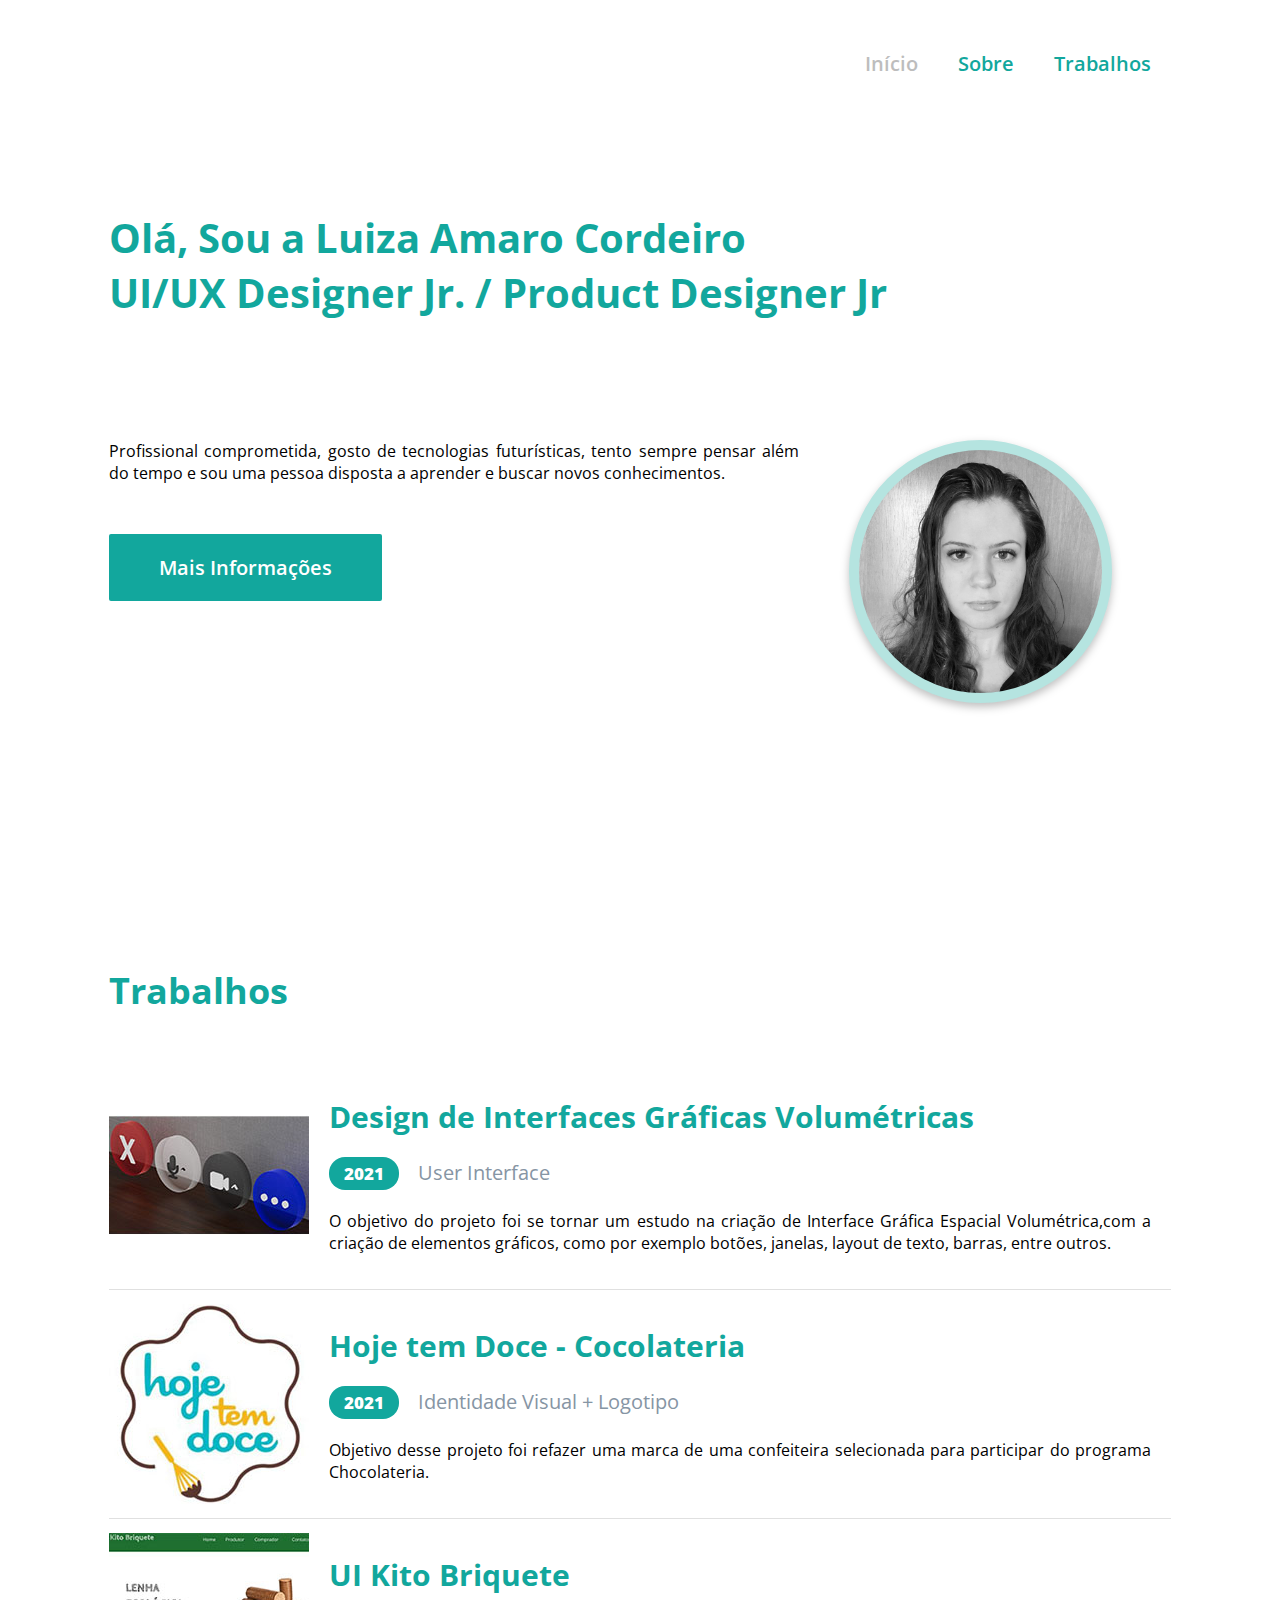
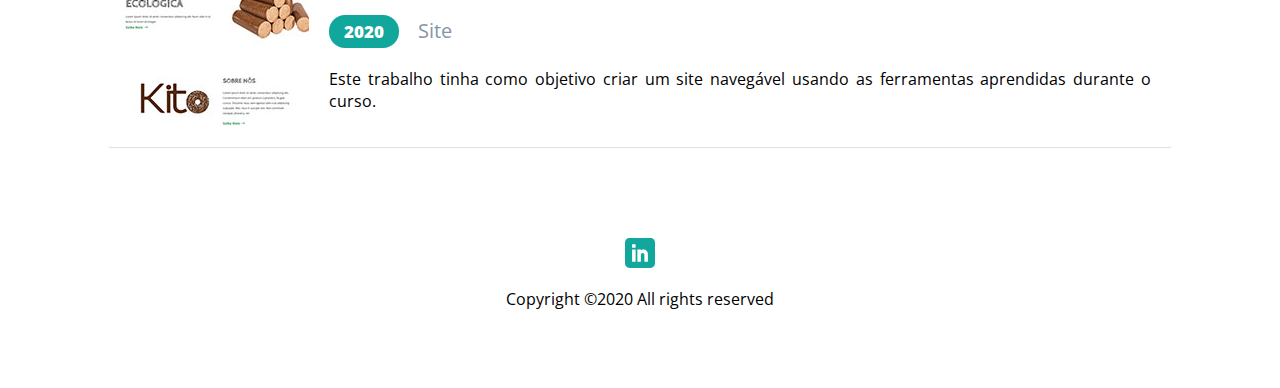
<file: index.html>
<html>

<head>
    <title>Portfólio Luiza Amaro Cordeiro</title>
    <link rel="preconnect" href="https://fonts.googleapis.com">
    <link rel="preconnect" href="https://fonts.gstatic.com" crossorigin>
    <link
        href="https://fonts.googleapis.com/css2?family=Open+Sans:ital,wght@0,300;0,400;0,500;0,600;0,700;0,800;1,300;1,400;1,500;1,600;1,700;1,800&display=swap"
        rel="stylesheet">
    <link rel="stylesheet" href="estilo.css" />
</head>

<body>
    <nav>
        <div class="wrapper">
            <a href="index.html" class="selected">Início</a>
            <a href="sobre.html">Sobre</a>
            <a href="trabalhos.html">Trabalhos</a>
        </div>
    </nav>
    <header class="cabecalho">

        <div class="wrapper">
            <h1 class="titulo-principal">Olá, Sou a Luiza Amaro Cordeiro <br /> UI/UX Designer Jr. / Product Designer Jr
            </h1>
        </div>
        <div class="wrapper">

            <div class="esquerda">
                <a class="foto-perfil mobile">Luiza</a>
                <p class="texto-destaque">Profissional comprometida, gosto de tecnologias futurísticas, tento
                    sempre pensar além do tempo e sou uma pessoa disposta a aprender e buscar novos conhecimentos.</p>
                <a class="btn" href="sobre.html">Mais Informações</a>
            </div>
            <div class="direita">
                <a class="foto-perfil desktop">Luiza</a>
            </div>

        </div>
    </header>
    <div class="meio">
        <div class="wrapper">
            <h2><a class="trabalhos" href="">
                    Trabalhos
                </a>
            </h2>
        </div>
        <div class="wrapper">
            <ul>
                <li>
                    <a class="miniatura" href="digv.html"><img src="img/digv.jpg" /></a>
                    <div class="descricao">

                        <h3><a href="digv.html"> Design de Interfaces Gráficas Volumétricas</a></h3>
                        <label class="tag">2021</label>
                        <label>User Interface</label>
                        <p class="intro">O objetivo do projeto foi se tornar um estudo na criação de Interface Gráfica
                            Espacial
                            Volumétrica,com a
                            criação de elementos gráficos, como por exemplo botões, janelas, layout de texto, barras,
                            entre
                            outros.</p>
                    </div>
                </li>
                <li>
                    <a class="miniatura" href="htd.html"><img src="img/htd.jpg" /></a>
                    <div class="descricao">


                        <h3><a href="htd.html">Hoje tem Doce - Cocolateria</a></h3>
                        <label class="tag">2021</label>
                        <label>Identidade Visual + Logotipo</label>
                        <p class="intro">Objetivo desse projeto foi refazer uma marca de uma confeiteira selecionada
                            para
                            participar do
                            programa
                            Chocolateria.</p>
                    </div>
                </li>
                <li>
                    <a class="miniatura" href="kito-briquete.html"><img src="img/kito-briquete.jpg" /></a>
                    <div class="descricao">

                        <h3><a href="kito-briquete.html">UI Kito Briquete</a></h3>
                        <label class="tag">2020</label>
                        <label>Site</label>
                        <p class="intro">Este trabalho tinha como objetivo criar um site navegável usando as ferramentas
                            aprendidas
                            durante o
                            curso.</p>
                    </div>
                </li>
            </ul>

        </div>
    </div>
    <footer>
        <a href="https://www.linkedin.com/in/luiza-amaro-cordeiro-15569a180" target="_blank">
            <svg width="30" height="30" viewBox="0 0 30 30" fill="none" xmlns="http://www.w3.org/2000/svg">
                <path
                    d="M25.6055 0H4.39453C1.97159 0 0 1.97159 0 4.39453V25.6055C0 28.0284 1.97159 30 4.39453 30H25.6055C28.0284 30 30 28.0284 30 25.6055V4.39453C30 1.97159 28.0284 0 25.6055 0ZM10.6055 23.7891H7.08984V11.4844H10.6055V23.7891ZM10.6055 9.72656H7.08984V6.21094H10.6055V9.72656ZM22.9102 23.7891H19.3945V16.7578C19.3945 15.7887 18.6058 15 17.6367 15C16.6676 15 15.8789 15.7887 15.8789 16.7578V23.7891H12.3633V11.4844H15.8789V12.147C16.7999 11.8607 17.3982 11.4844 18.5156 11.4844C20.8999 11.4869 22.9102 13.6258 22.9102 16.1536V23.7891Z"
                    fill="#12A79D" />
            </svg>
        </a>
        <p>Copyright ©2020 All rights reserved </p>
    </footer>
</body>
</html>
</file>
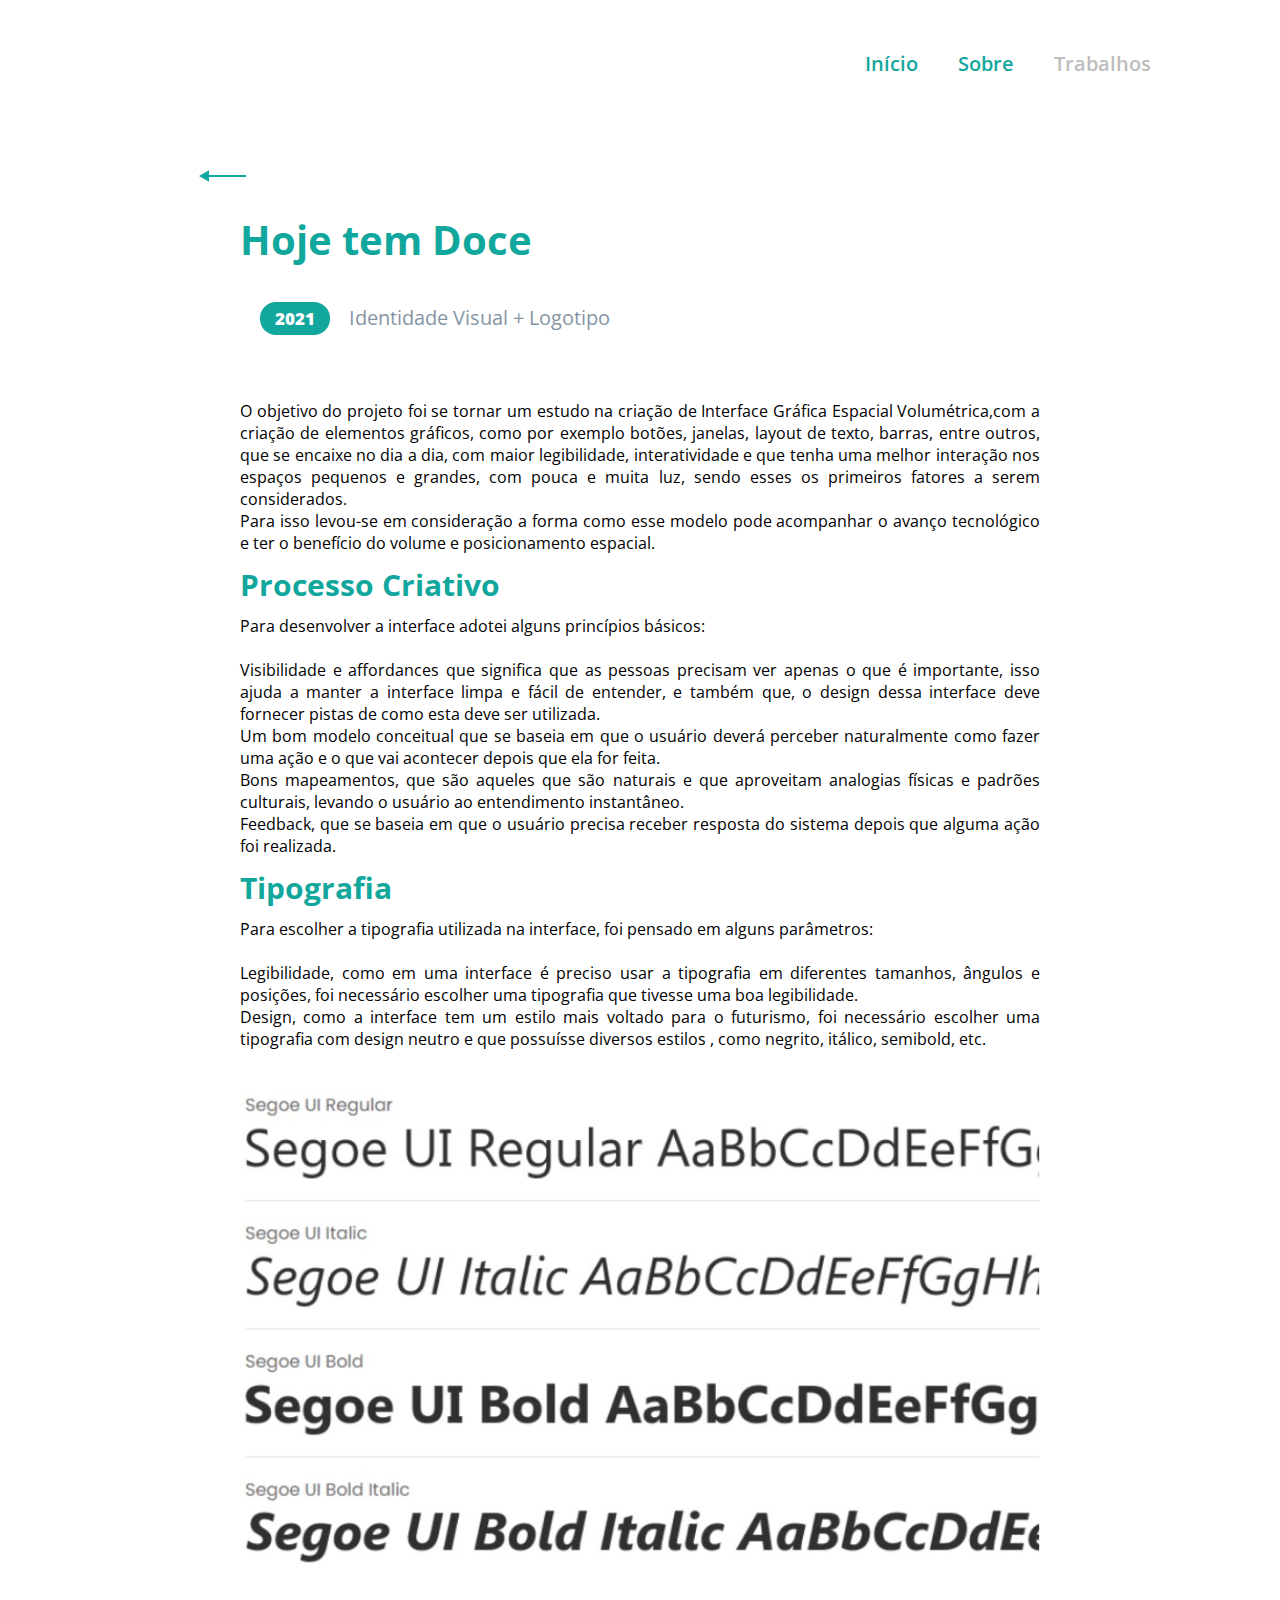
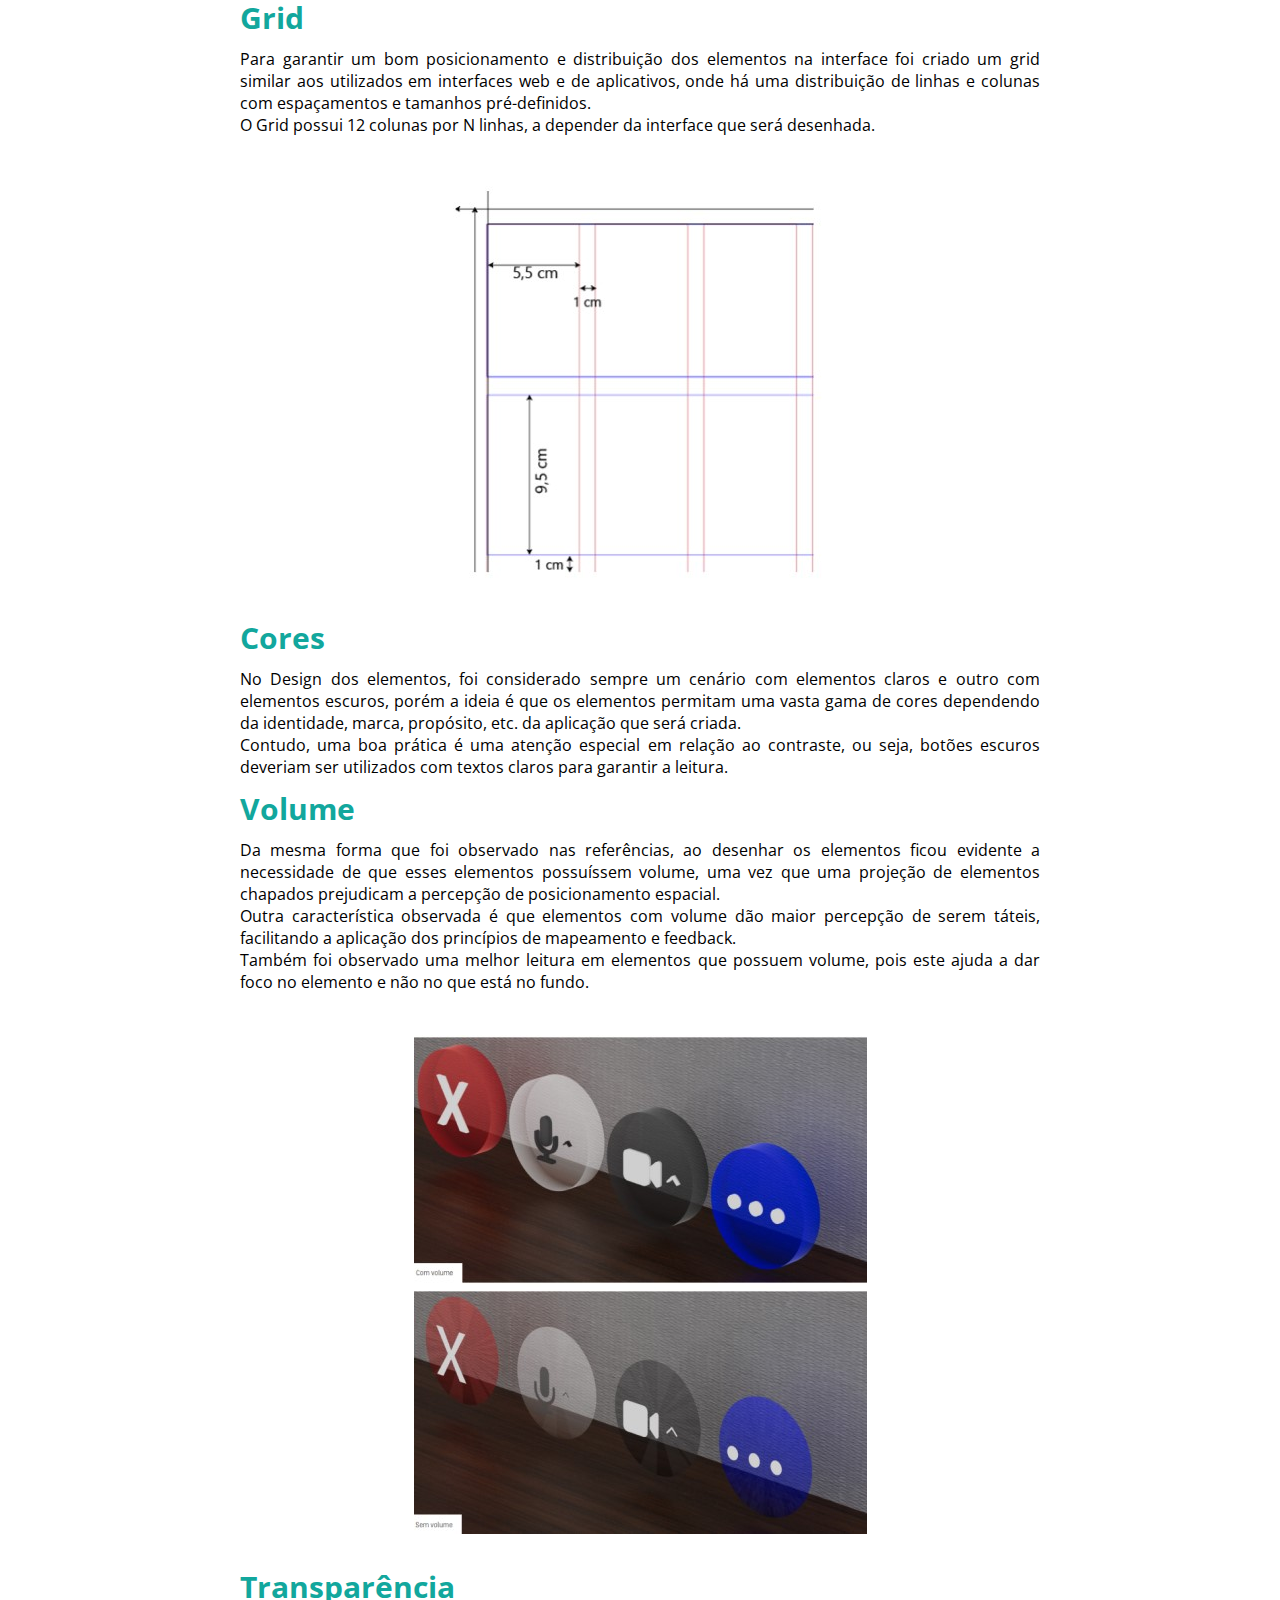
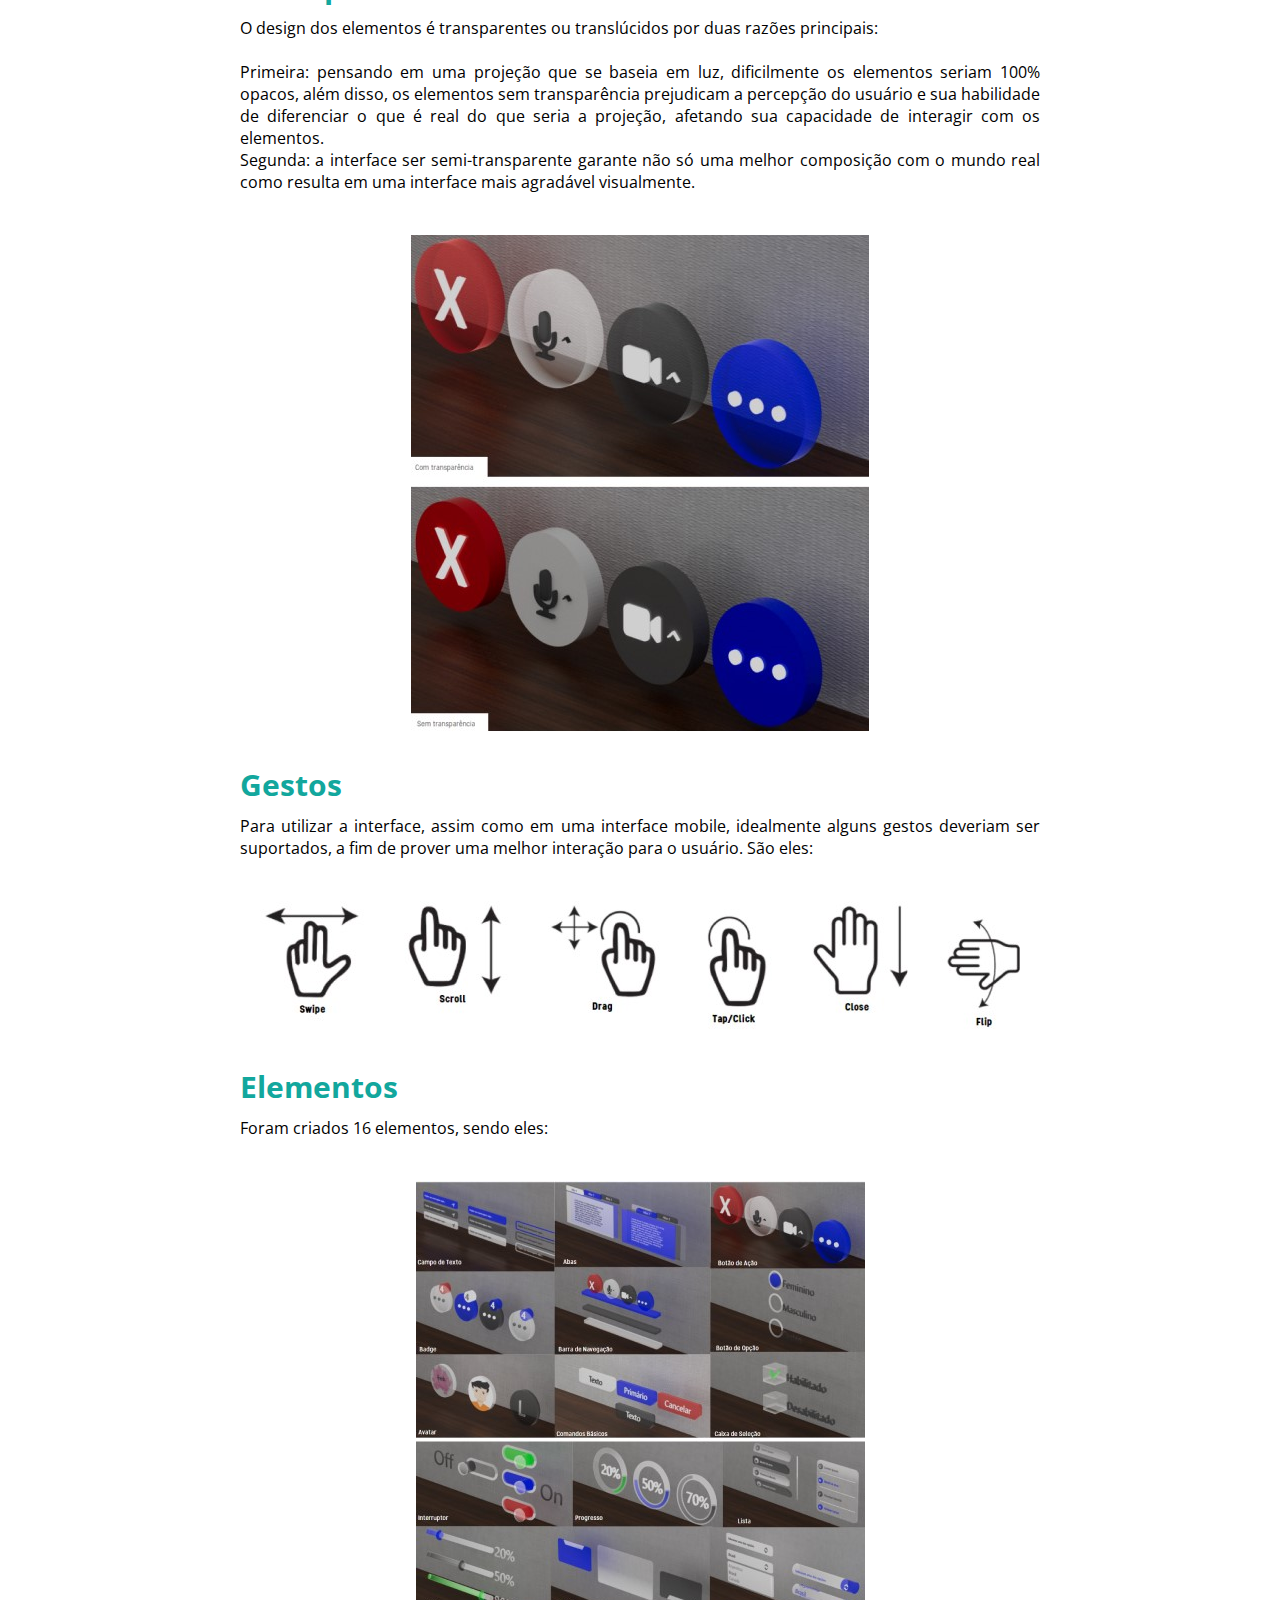
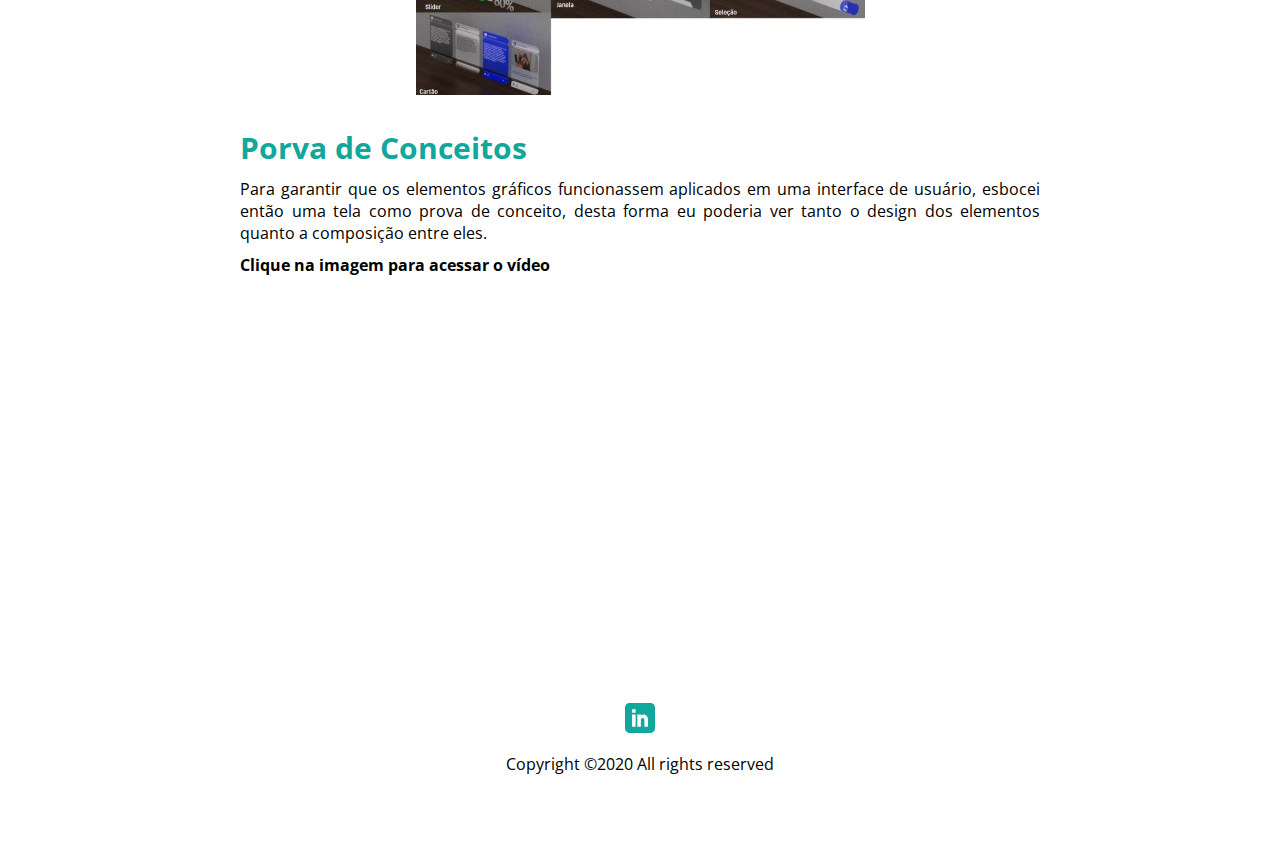
<file: digv.html>
<html>

<head>
    <title>Portfólio Luiza Amaro Cordeiro</title>
    <link rel="preconnect" href="https://fonts.googleapis.com">
    <link rel="preconnect" href="https://fonts.gstatic.com" crossorigin>
    <link
        href="https://fonts.googleapis.com/css2?family=Open+Sans:ital,wght@0,300;0,400;0,500;0,600;0,700;0,800;1,300;1,400;1,500;1,600;1,700;1,800&display=swap"
        rel="stylesheet">
    <link rel="stylesheet" href="estilo.css" />
</head>

<body>
    <nav>
        <div class="wrapper">
            <a href="index.html">Início</a>
            <a href="sobre.html">Sobre</a>
            <a href="trabalhos.html" class="selected">Trabalhos</a>

        </div>


    </nav>

    <section class="meio">
        <div class="wrapper">
            <a href="javascript:history.back()">
                <svg class="seta" href="trabalhos.html" width="47" height="12" fill="none"
                    xmlns="http://www.w3.org/2000/svg">
                    <path fill-rule="evenodd" clip-rule="evenodd" d="M10 11.7735L0 6L10 0.226501V5H47V7H10V11.7735Z"
                        fill="#12A79D" />
                </svg>
            </a>

        </div>
        <div class="texto">

            <h1>Hoje tem Doce</h1>
            <div class="descricao">
                <label class="tag">2021</label>
                <label>Identidade Visual + Logotipo</label>
            </div>
        </div>
        <div class="texto">
            <p>O objetivo do projeto foi se tornar um estudo na criação de Interface Gráfica Espacial Volumétrica,com a
                criação de elementos gráficos, como por exemplo botões, janelas, layout de texto, barras, entre outros,
                que se encaixe no dia a dia, com maior legibilidade, interatividade e que tenha uma melhor interação nos
                espaços pequenos e grandes, com pouca e muita luz, sendo esses os primeiros fatores a serem
                considerados.
                <br />
                Para isso levou-se em consideração a forma como esse modelo pode acompanhar o avanço tecnológico e ter o
                benefício do volume e posicionamento espacial.
            </p>
            <h2>Processo Criativo</h2>
            <p>Para desenvolver a interface adotei alguns princípios básicos:
                <br><br>
                Visibilidade e affordances que significa que as pessoas precisam ver apenas o que é importante, isso
                ajuda a manter a interface limpa e fácil de entender, e também que, o design dessa interface deve
                fornecer pistas de como esta deve ser utilizada.
                <br>
                Um bom modelo conceitual que se baseia em que o usuário deverá perceber naturalmente como fazer uma ação
                e o que vai acontecer depois que ela for feita.
                <br>
                Bons mapeamentos, que são aqueles que são naturais e que aproveitam analogias físicas e padrões
                culturais, levando o usuário ao entendimento instantâneo.
                <br>
                Feedback, que se baseia em que o usuário precisa receber resposta do sistema depois que alguma ação foi
                realizada.
            </p>
            <h2>Tipografia</h2>
            <p>Para escolher a tipografia utilizada na interface, foi pensado em alguns parâmetros:
                <br><br>
                Legibilidade, como em uma interface é preciso usar a tipografia em diferentes tamanhos, ângulos e
                posições, foi necessário escolher uma tipografia que tivesse uma boa legibilidade.
                <br>
                Design, como a interface tem um estilo mais voltado para o futurismo, foi necessário escolher uma
                tipografia com design neutro e que possuísse diversos estilos , como negrito, itálico, semibold, etc.
            </p>
            <br>
            <p class="center">
                <img src="img/tipografia.jpg" />
            </p>
            <br>
            <h2>Grid</h2>
            <p>Para garantir um bom posicionamento e distribuição dos elementos na interface foi criado um grid similar
                aos utilizados em interfaces web e de aplicativos, onde há uma distribuição de linhas e colunas com
                espaçamentos e tamanhos pré-definidos.
                <br>
                O Grid possui 12 colunas por N linhas, a depender da interface que será desenhada.
            </p>
            <br>
            <p class="center">

                <img src="img/grid.jpg" />
            </p>
            <br>
            <h2>Cores</h2>

            <p>No Design dos elementos, foi considerado sempre um cenário com elementos claros e outro com elementos
                escuros, porém a ideia é que os elementos permitam uma vasta gama de cores dependendo da identidade,
                marca, propósito, etc. da aplicação que será criada.
                <br>
                Contudo, uma boa prática é uma atenção especial em relação ao contraste, ou seja, botões escuros
                deveriam ser utilizados com textos claros para garantir a leitura.
            </p>

            <h2>Volume</h2>

            <p>Da mesma forma que foi observado nas referências, ao desenhar os elementos ficou evidente a necessidade
                de que esses elementos possuíssem volume, uma vez que uma projeção de elementos chapados prejudicam a
                percepção de posicionamento espacial.
                <br>
                Outra característica observada é que elementos com volume dão maior percepção de serem táteis,
                facilitando a aplicação dos princípios de mapeamento e feedback.
                <br>
                Também foi observado uma melhor leitura em elementos que possuem volume, pois este ajuda a dar foco no
                elemento e não no que está no fundo.


            </p>
            <br>
            <p class="center">

                <img src="img/c-s-volume.jpg" />
            </p>
            <br>
            <h2>Transparência</h2>
            <p>O design dos elementos é transparentes ou translúcidos por duas razões principais:
                <br><br>
                Primeira: pensando em uma projeção que se baseia em luz, dificilmente os elementos seriam 100% opacos,
                além disso, os elementos sem transparência prejudicam a percepção do usuário e sua habilidade de
                diferenciar o que é real do que seria a projeção, afetando sua capacidade de interagir com os elementos.
                <br>
                Segunda: a interface ser semi-transparente garante não só uma melhor composição com o mundo real como
                resulta em uma interface mais agradável visualmente.
            </p>
            <br>
            <p class="center">

                <img src="img/transparencia.jpg" />
            </p>
            <br>
            <h2>Gestos</h2>
            <p>Para utilizar a interface, assim como em uma interface mobile, idealmente alguns gestos deveriam ser
                suportados, a fim de prover uma melhor interação para o usuário. São eles:
            </p>
            <br>
            <p class="center">

                <img src="img/gestos.jpg" />
            </p>
            <br>
            <h2>Elementos</h2>
            <p>Foram criados 16 elementos, sendo eles:
            </p>
            <br>
            <p class="center">

                <img src="img/elementos.jpg " />
            </p>
            <br>
            <h2>Porva de Conceitos</h2>
            <p>Para garantir que os elementos gráficos funcionassem aplicados em uma interface de usuário, esbocei então
                uma tela como prova de conceito, desta forma eu poderia ver tanto o design dos elementos quanto a
                composição entre eles.
            </p>
            <p><strong>Clique na imagem para acessar o vídeo</strong></p>
            <br>
            <p class="center">
                <iframe width="560" height="315" src="https://www.youtube.com/embed/jNgt1Ga-YOQ" title="YouTube video player" frameborder="0" allow="accelerometer; autoplay; clipboard-write; encrypted-media; gyroscope; picture-in-picture" allowfullscreen></iframe>
            </p>
        </div>
    </section>
    <footer>
        <a href="https://www.linkedin.com/in/luiza-amaro-cordeiro-15569a180" target="_blank">
            <svg width="30" height="30" viewBox="0 0 30 30" fill="none" xmlns="http://www.w3.org/2000/svg">
                <path
                    d="M25.6055 0H4.39453C1.97159 0 0 1.97159 0 4.39453V25.6055C0 28.0284 1.97159 30 4.39453 30H25.6055C28.0284 30 30 28.0284 30 25.6055V4.39453C30 1.97159 28.0284 0 25.6055 0ZM10.6055 23.7891H7.08984V11.4844H10.6055V23.7891ZM10.6055 9.72656H7.08984V6.21094H10.6055V9.72656ZM22.9102 23.7891H19.3945V16.7578C19.3945 15.7887 18.6058 15 17.6367 15C16.6676 15 15.8789 15.7887 15.8789 16.7578V23.7891H12.3633V11.4844H15.8789V12.147C16.7999 11.8607 17.3982 11.4844 18.5156 11.4844C20.8999 11.4869 22.9102 13.6258 22.9102 16.1536V23.7891Z"
                    fill="#12A79D" />
            </svg>
        </a>
        <p>Copyright ©2020 All rights reserved </p>
    </footer>
</body>

</html>
</file>
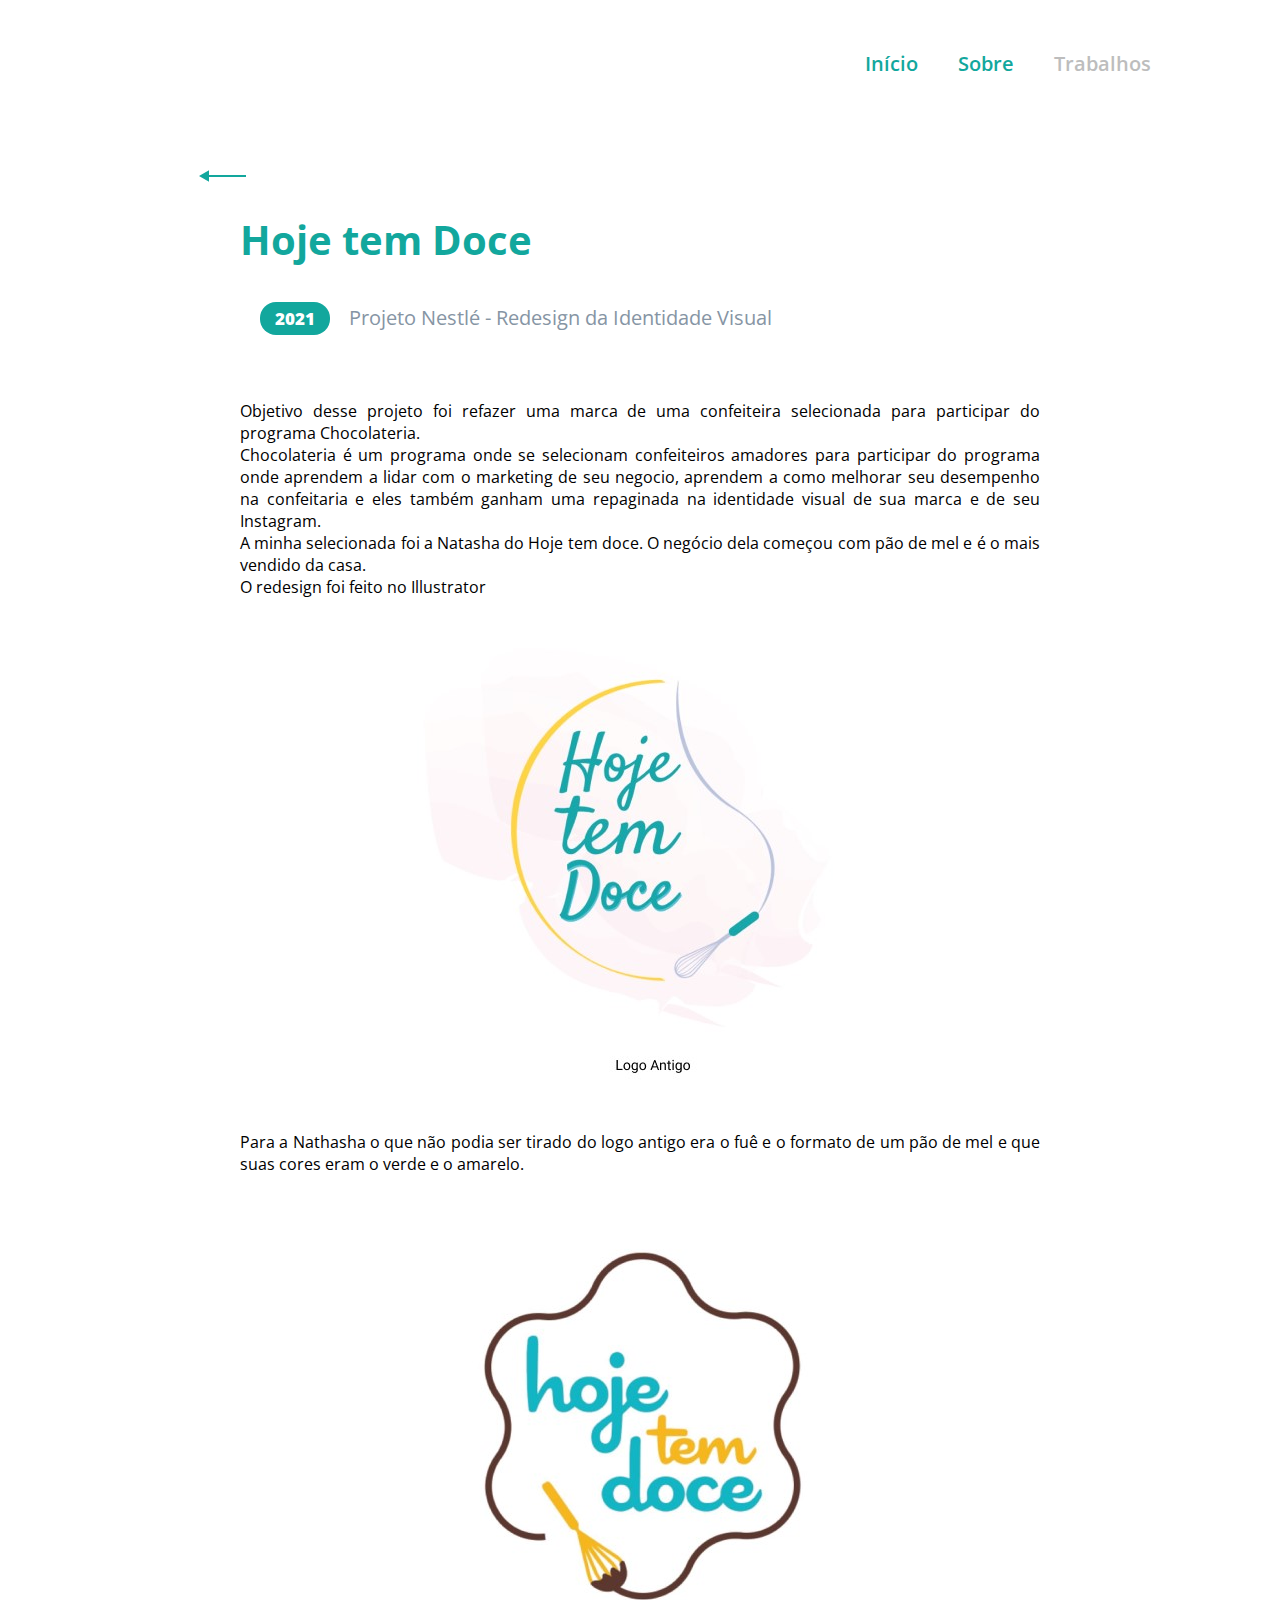
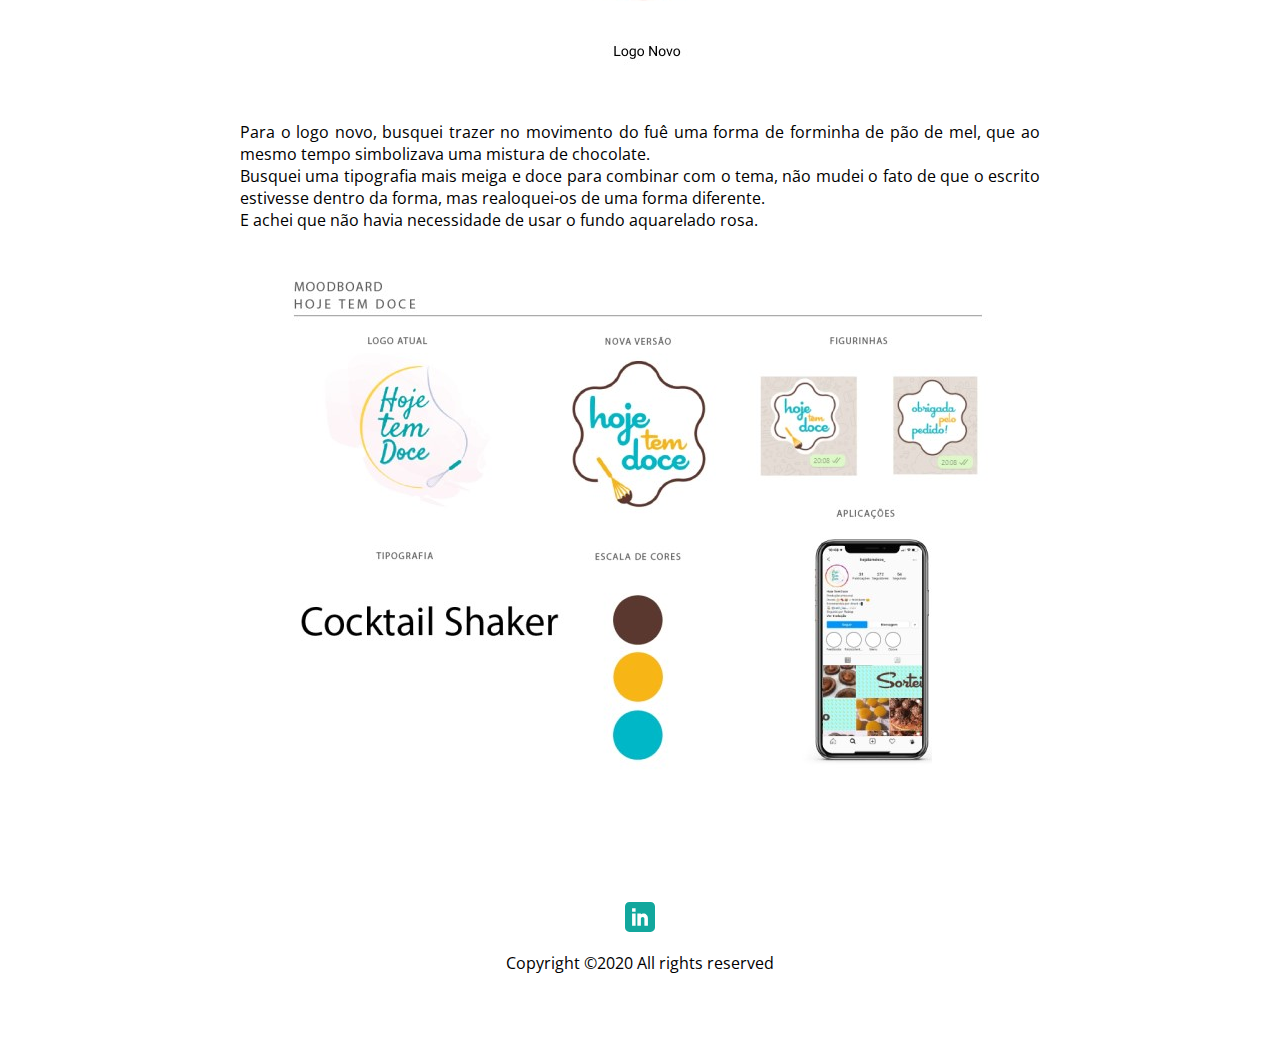
<file: htd.html>
<html>

<head>
    <title>Portfólio Luiza Amaro Cordeiro</title>
    <link rel="preconnect" href="https://fonts.googleapis.com">
    <link rel="preconnect" href="https://fonts.gstatic.com" crossorigin>
    <link
        href="https://fonts.googleapis.com/css2?family=Open+Sans:ital,wght@0,300;0,400;0,500;0,600;0,700;0,800;1,300;1,400;1,500;1,600;1,700;1,800&display=swap"
        rel="stylesheet">
    <link rel="stylesheet" href="estilo.css" />
</head>

<body>
    <nav>
        <div class="wrapper">
            <a href="index.html">Início</a>
            <a href="sobre.html">Sobre</a>
            <a href="trabalhos.html" class="selected">Trabalhos</a>

        </div>


    </nav>

    <section class="meio">
        <div class="wrapper">
            <a href="javascript:history.back()">
                <svg class="seta" href="trabalhos.html" width="47" height="12" fill="none"
                    xmlns="http://www.w3.org/2000/svg">
                    <path fill-rule="evenodd" clip-rule="evenodd" d="M10 11.7735L0 6L10 0.226501V5H47V7H10V11.7735Z"
                        fill="#12A79D" />
                </svg>
            </a>

        </div>
        <div class="texto">

            <h1>Hoje tem Doce</h1>
            <div class="descricao">
                <label class="tag">2021</label>
                <label>Projeto Nestlé - Redesign da Identidade Visual</label>
            </div>
        </div>
        <div class="texto">
            <p>Objetivo desse projeto foi refazer uma marca de uma confeiteira selecionada para participar do programa
                Chocolateria.
                <br>
                Chocolateria é um programa onde se selecionam confeiteiros amadores para participar do programa onde
                aprendem a lidar com o marketing de seu negocio, aprendem a como melhorar seu desempenho na confeitaria
                e eles também ganham uma repaginada na identidade visual de sua marca e de seu Instagram.
                <br>
                A minha selecionada foi a Natasha do Hoje tem doce. O negócio dela começou com pão de mel e é o mais
                vendido da casa.  
                <br>
                O redesign foi feito no Illustrator
            </p>
            <br>
            <p class="center">
                <img src="img/la-htd.jpg" />
            </p>
            <br>
            <p>Para a Nathasha o que não podia ser tirado do logo antigo era o fuê e o formato de um pão de mel e que
                suas cores eram o verde e o amarelo.
            </p>
            <br>
            <p class="center">
                <img src="img/ln-htd.jpg" />
            </p>
            <br>
            <p>Para o logo novo, busquei trazer no movimento do fuê uma forma de forminha de pão de mel, que ao mesmo
                tempo simbolizava uma mistura de chocolate.
                <br>
                Busquei uma tipografia mais meiga e doce para combinar com o tema, não mudei o fato de que o escrito
                estivesse dentro da forma, mas realoquei-os de uma forma diferente.
                <br>
                E achei que não havia necessidade de usar o fundo aquarelado rosa.
            </p>
            <br>
            <p class="center">
                <img src="img/m-htd.jpg" />
            </p>
        </div>
    </section>
    <footer>
        <a href="https://www.linkedin.com/in/luiza-amaro-cordeiro-15569a180" target="_blank">
            <svg width="30" height="30" viewBox="0 0 30 30" fill="none" xmlns="http://www.w3.org/2000/svg">
                <path
                    d="M25.6055 0H4.39453C1.97159 0 0 1.97159 0 4.39453V25.6055C0 28.0284 1.97159 30 4.39453 30H25.6055C28.0284 30 30 28.0284 30 25.6055V4.39453C30 1.97159 28.0284 0 25.6055 0ZM10.6055 23.7891H7.08984V11.4844H10.6055V23.7891ZM10.6055 9.72656H7.08984V6.21094H10.6055V9.72656ZM22.9102 23.7891H19.3945V16.7578C19.3945 15.7887 18.6058 15 17.6367 15C16.6676 15 15.8789 15.7887 15.8789 16.7578V23.7891H12.3633V11.4844H15.8789V12.147C16.7999 11.8607 17.3982 11.4844 18.5156 11.4844C20.8999 11.4869 22.9102 13.6258 22.9102 16.1536V23.7891Z"
                    fill="#12A79D" />
            </svg>
        </a>
        <p>Copyright ©2020 All rights reserved </p>
    </footer>
</body>

</html>
</file>
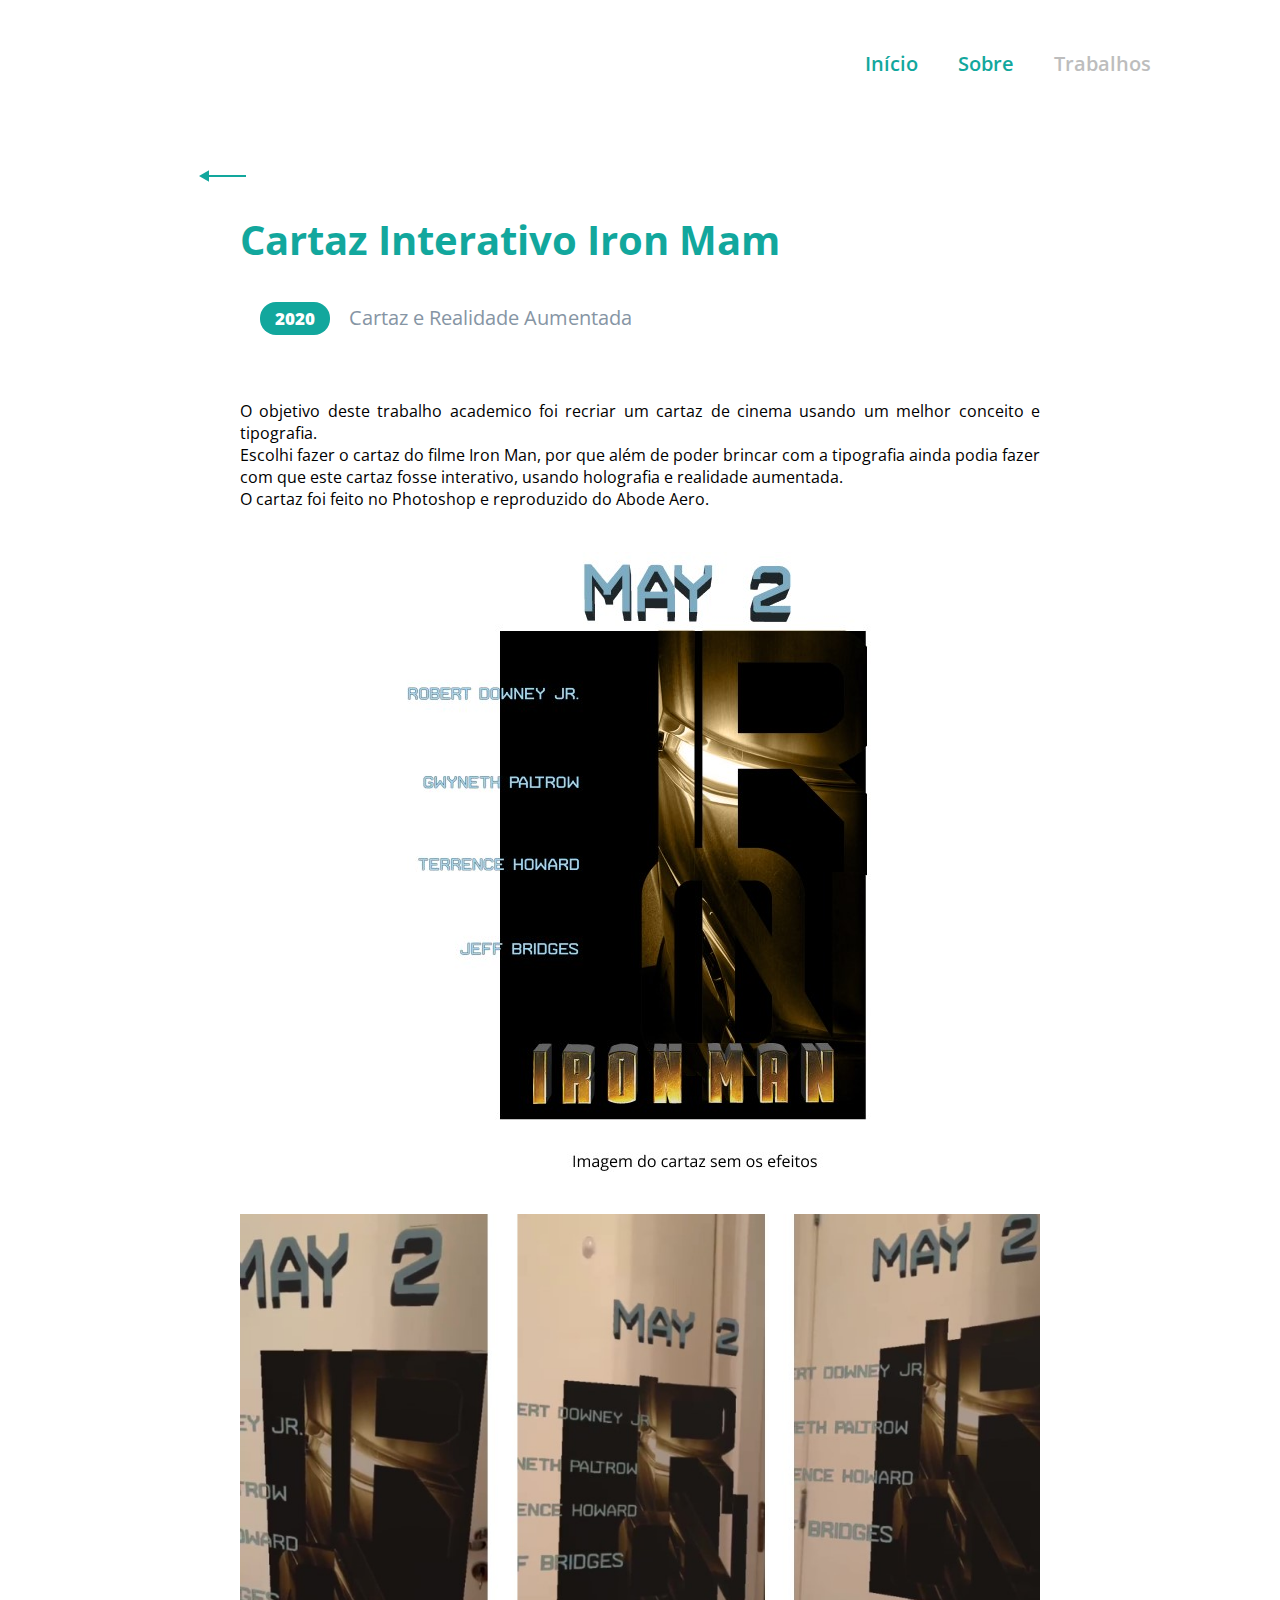
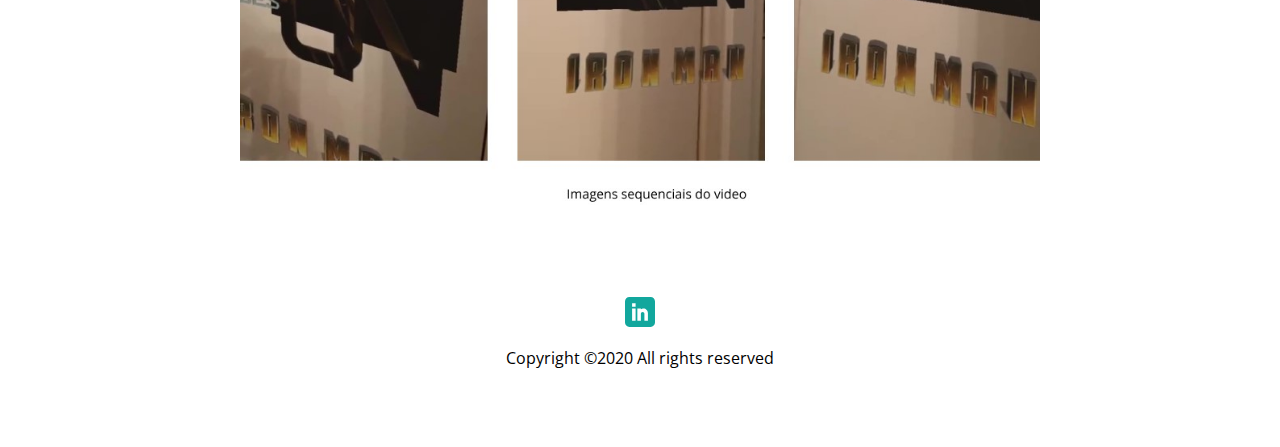
<file: iron-mam.html>
<html>

<head>
    <title>Portfólio Luiza Amaro Cordeiro</title>
    <link rel="preconnect" href="https://fonts.googleapis.com">
    <link rel="preconnect" href="https://fonts.gstatic.com" crossorigin>
    <link
        href="https://fonts.googleapis.com/css2?family=Open+Sans:ital,wght@0,300;0,400;0,500;0,600;0,700;0,800;1,300;1,400;1,500;1,600;1,700;1,800&display=swap"
        rel="stylesheet">
    <link rel="stylesheet" href="estilo.css" />
</head>

<body>
    <nav>
        <div class="wrapper">
            <a href="index.html">Início</a>
            <a href="sobre.html">Sobre</a>
            <a href="trabalhos.html" class="selected">Trabalhos</a>

        </div>


    </nav>

    <section class="meio">
        <div class="wrapper">
            <a href="javascript:history.back()">
                <svg class="seta" href="trabalhos.html" width="47" height="12" fill="none"
                    xmlns="http://www.w3.org/2000/svg">
                    <path fill-rule="evenodd" clip-rule="evenodd" d="M10 11.7735L0 6L10 0.226501V5H47V7H10V11.7735Z"
                        fill="#12A79D" />
                </svg>
            </a>

        </div>
        <div class="texto">

            <h1>Cartaz Interativo Iron Mam</h1>
            <div class="descricao">
                <label class="tag">2020</label>
                <label>Cartaz e Realidade Aumentada</label>
            </div>
        </div>
        <div class="texto">
            <p>O objetivo deste trabalho academico foi recriar um cartaz de cinema usando um melhor conceito e
                tipografia.
                <br>
                Escolhi fazer o cartaz do filme Iron Man, por que além de poder brincar com a tipografia ainda podia
                fazer com que este cartaz fosse interativo, usando holografia e realidade aumentada.
                <br>
                O cartaz foi feito no Photoshop e reproduzido do Abode Aero.
            </p>
            <br>
            <p class="center">
                <img src="img/im-ciim.jpg" />
            </p>
            <br>
            <p class="center">
                <img src="img/v-ciim.jpg" />
            </p>
            <br>
        </div>
    </section>
    <footer>
        <a href="https://www.linkedin.com/in/luiza-amaro-cordeiro-15569a180" target="_blank">
            <svg width="30" height="30" viewBox="0 0 30 30" fill="none" xmlns="http://www.w3.org/2000/svg">
                <path
                    d="M25.6055 0H4.39453C1.97159 0 0 1.97159 0 4.39453V25.6055C0 28.0284 1.97159 30 4.39453 30H25.6055C28.0284 30 30 28.0284 30 25.6055V4.39453C30 1.97159 28.0284 0 25.6055 0ZM10.6055 23.7891H7.08984V11.4844H10.6055V23.7891ZM10.6055 9.72656H7.08984V6.21094H10.6055V9.72656ZM22.9102 23.7891H19.3945V16.7578C19.3945 15.7887 18.6058 15 17.6367 15C16.6676 15 15.8789 15.7887 15.8789 16.7578V23.7891H12.3633V11.4844H15.8789V12.147C16.7999 11.8607 17.3982 11.4844 18.5156 11.4844C20.8999 11.4869 22.9102 13.6258 22.9102 16.1536V23.7891Z"
                    fill="#12A79D" />
            </svg>
        </a>
        <p>Copyright ©2020 All rights reserved </p>
    </footer>
</body>

</html>
</file>
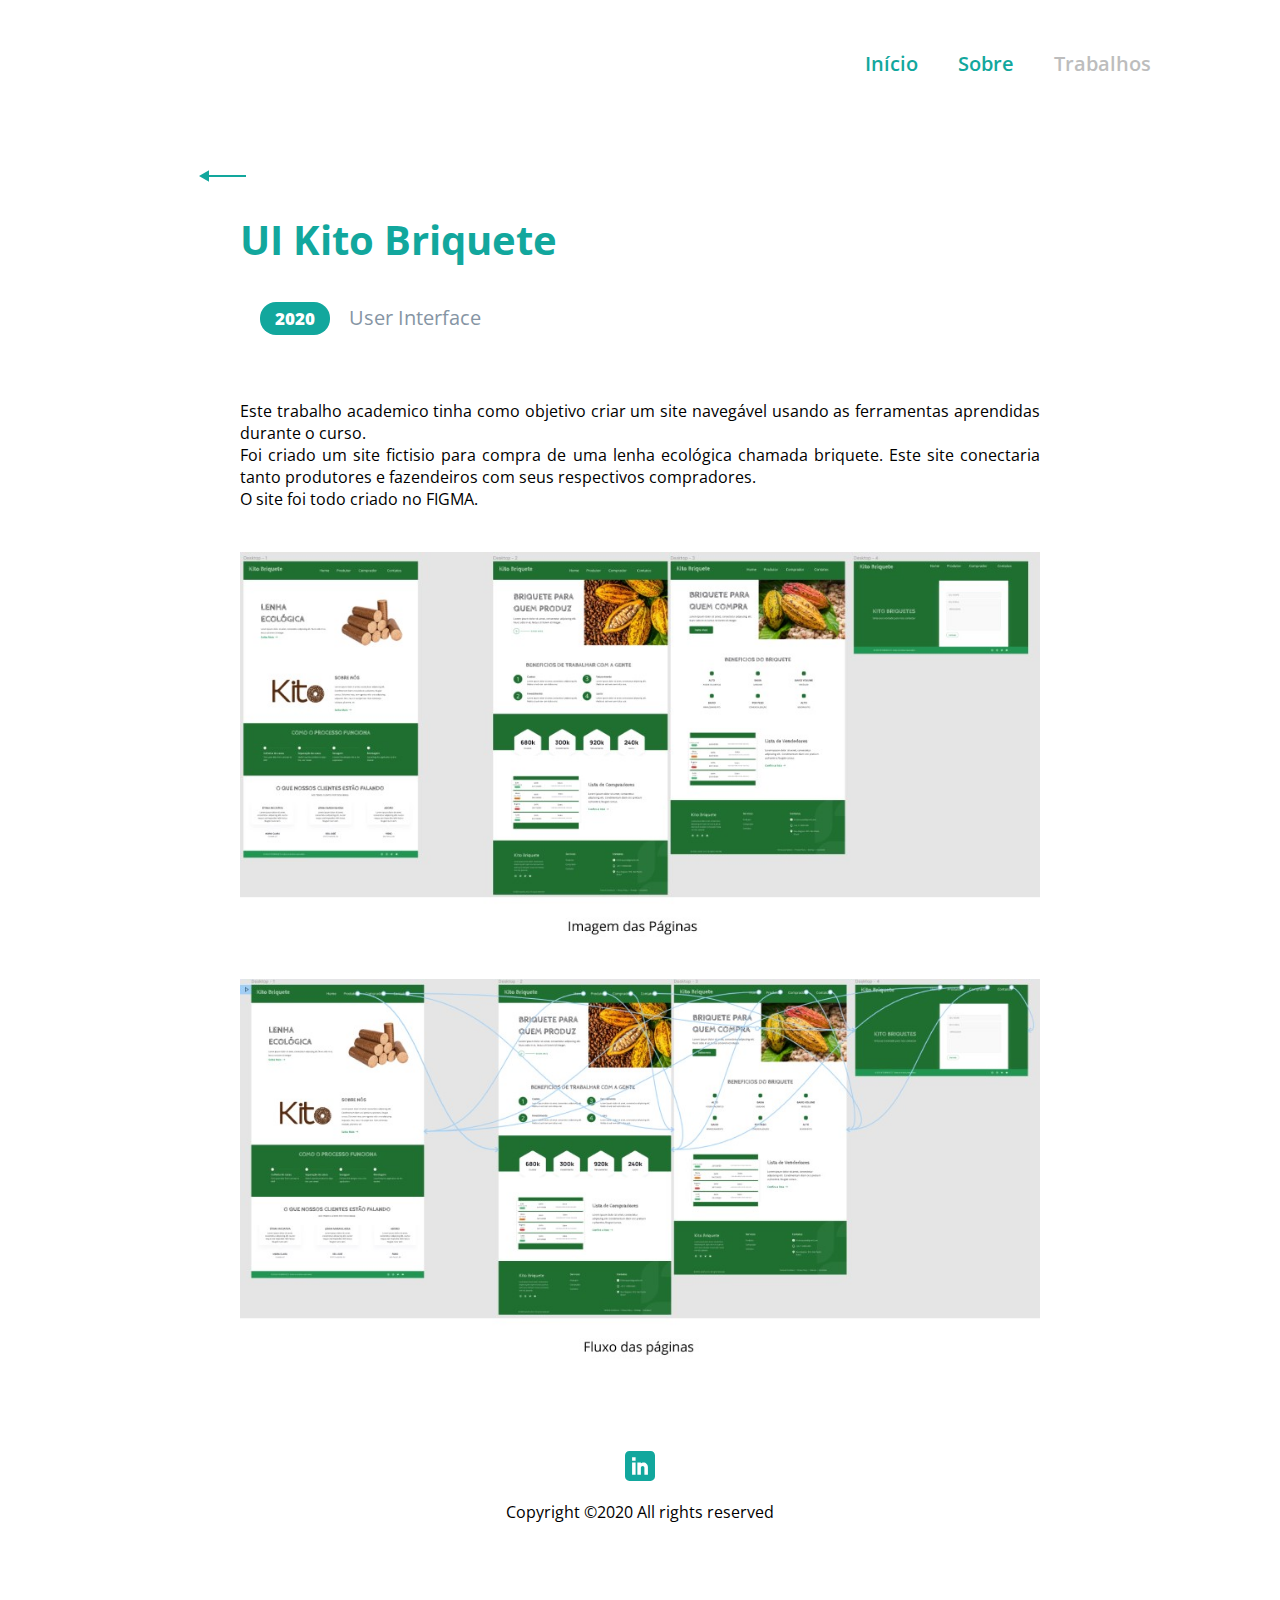
<file: kito-briquete.html>
<html>

<head>
    <title>Portfólio Luiza Amaro Cordeiro</title>
    <link rel="preconnect" href="https://fonts.googleapis.com">
    <link rel="preconnect" href="https://fonts.gstatic.com" crossorigin>
    <link
        href="https://fonts.googleapis.com/css2?family=Open+Sans:ital,wght@0,300;0,400;0,500;0,600;0,700;0,800;1,300;1,400;1,500;1,600;1,700;1,800&display=swap"
        rel="stylesheet">
    <link rel="stylesheet" href="estilo.css" />
</head>

<body>
    <nav>
        <div class="wrapper">
            <a href="index.html">Início</a>
            <a href="sobre.html">Sobre</a>
            <a href="trabalhos.html" class="selected">Trabalhos</a>

        </div>


    </nav>

    <section class="meio">
        <div class="wrapper">
            <a href="javascript:history.back()">
                <svg class="seta" href="trabalhos.html" width="47" height="12" fill="none"
                    xmlns="http://www.w3.org/2000/svg">
                    <path fill-rule="evenodd" clip-rule="evenodd" d="M10 11.7735L0 6L10 0.226501V5H47V7H10V11.7735Z"
                        fill="#12A79D" />
                </svg>
            </a>

        </div>
        <div class="texto">

            <h1>UI Kito Briquete</h1>
            <div class="descricao">
                <label class="tag">2020</label>
                <label>User Interface</label>
            </div>
        </div>
        <div class="texto">
            <p>Este trabalho academico tinha como objetivo criar um site navegável usando as ferramentas aprendidas
                durante o curso.
                <br>
                Foi criado um site fictisio para compra de uma lenha ecológica chamada briquete. Este site conectaria
                tanto produtores e fazendeiros com seus respectivos compradores.
                <br>
                O site foi todo criado no FIGMA.
            </p>
            <br>
            <p class="center">
                <img src="img/pg-uikb.jpg" />
            </p>
            <br>
            <p class="center">
                <img src="img/fpg-uikb.jpg" />
            </p>
            <br>
        </div>
    </section>
    <footer>
        <a href="https://www.linkedin.com/in/luiza-amaro-cordeiro-15569a180" target="_blank">
            <svg width="30" height="30" viewBox="0 0 30 30" fill="none" xmlns="http://www.w3.org/2000/svg">
                <path
                    d="M25.6055 0H4.39453C1.97159 0 0 1.97159 0 4.39453V25.6055C0 28.0284 1.97159 30 4.39453 30H25.6055C28.0284 30 30 28.0284 30 25.6055V4.39453C30 1.97159 28.0284 0 25.6055 0ZM10.6055 23.7891H7.08984V11.4844H10.6055V23.7891ZM10.6055 9.72656H7.08984V6.21094H10.6055V9.72656ZM22.9102 23.7891H19.3945V16.7578C19.3945 15.7887 18.6058 15 17.6367 15C16.6676 15 15.8789 15.7887 15.8789 16.7578V23.7891H12.3633V11.4844H15.8789V12.147C16.7999 11.8607 17.3982 11.4844 18.5156 11.4844C20.8999 11.4869 22.9102 13.6258 22.9102 16.1536V23.7891Z"
                    fill="#12A79D" />
            </svg>
        </a>
        <p>Copyright ©2020 All rights reserved </p>
    </footer>
</body>

</html>
</file>
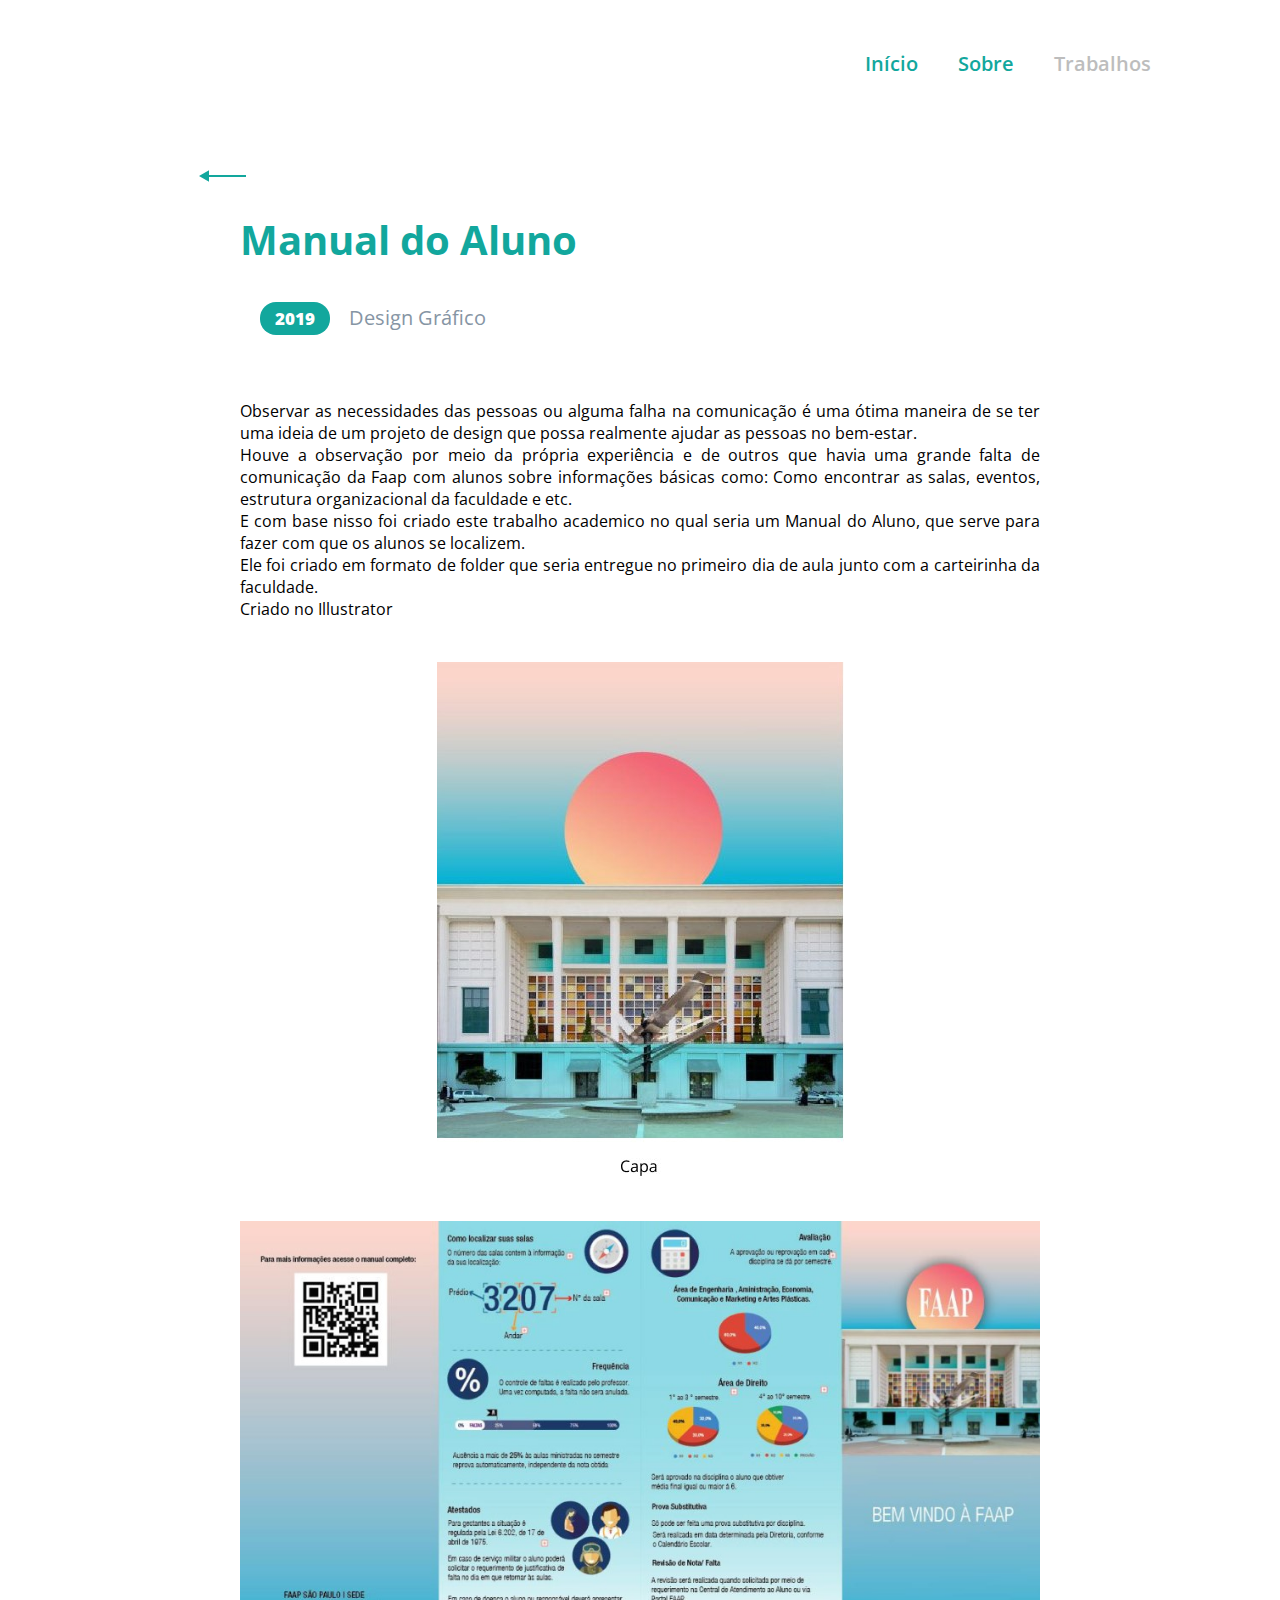
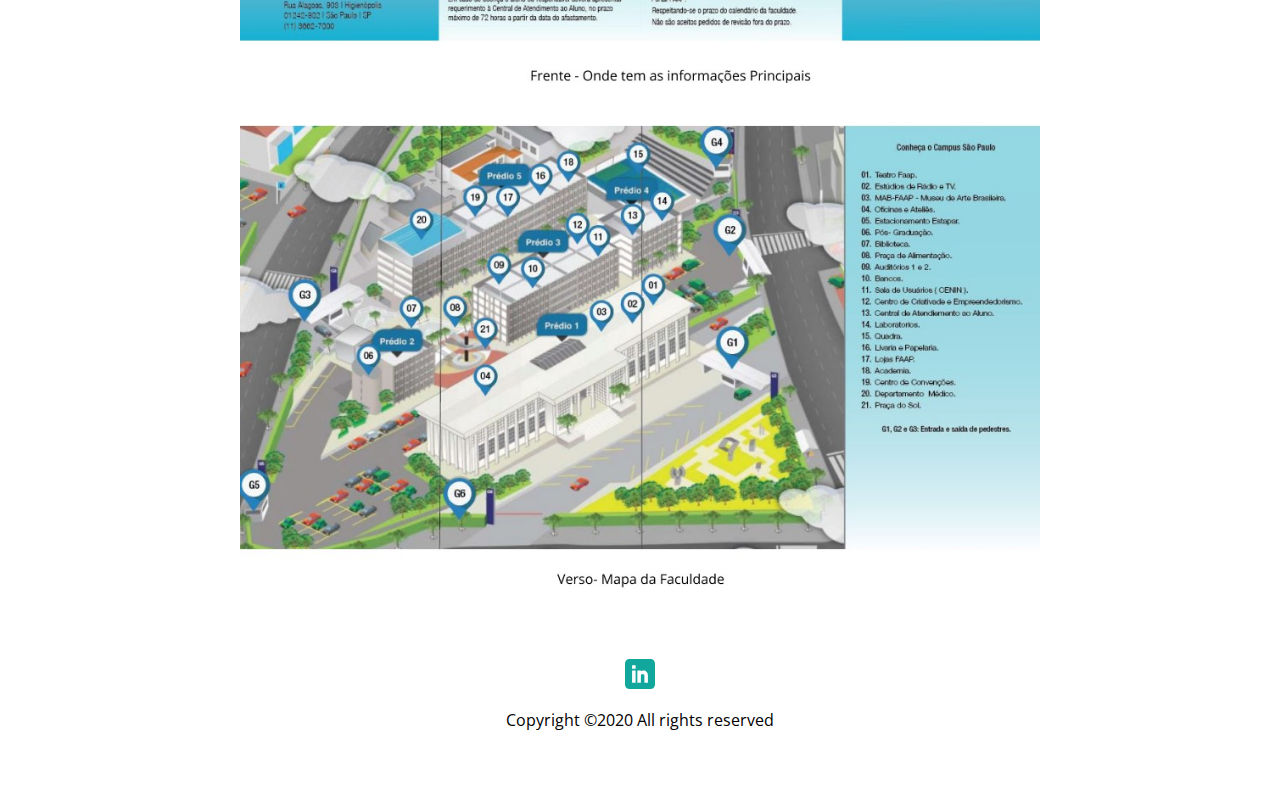
<file: manual-aluno.html>
<html>

<head>
    <title>Portfólio Luiza Amaro Cordeiro</title>
    <link rel="preconnect" href="https://fonts.googleapis.com">
    <link rel="preconnect" href="https://fonts.gstatic.com" crossorigin>
    <link
        href="https://fonts.googleapis.com/css2?family=Open+Sans:ital,wght@0,300;0,400;0,500;0,600;0,700;0,800;1,300;1,400;1,500;1,600;1,700;1,800&display=swap"
        rel="stylesheet">
    <link rel="stylesheet" href="estilo.css" />
</head>

<body>
    <nav>
        <div class="wrapper">
            <a href="index.html">Início</a>
            <a href="sobre.html">Sobre</a>
            <a href="trabalhos.html" class="selected">Trabalhos</a>

        </div>


    </nav>

    <section class="meio">
        <div class="wrapper">
            <a href="javascript:history.back()">
                <svg class="seta" href="trabalhos.html" width="47" height="12" fill="none"
                    xmlns="http://www.w3.org/2000/svg">
                    <path fill-rule="evenodd" clip-rule="evenodd" d="M10 11.7735L0 6L10 0.226501V5H47V7H10V11.7735Z"
                        fill="#12A79D" />
                </svg>
            </a>

        </div>
        <div class="texto">

            <h1>Manual do Aluno</h1>
            <div class="descricao">
                <label class="tag">2019</label>
                <label>Design Gráfico</label>
            </div>
        </div>
        <div class="texto">
            <p>Observar as necessidades das pessoas ou alguma falha na comunicação é uma ótima maneira de se ter uma
                ideia de um projeto de design que possa realmente ajudar as pessoas no bem-estar.
                <br>
                Houve a observação por meio da própria experiência e de outros que havia uma grande falta de comunicação
                da Faap com alunos sobre informações básicas como: Como encontrar as salas, eventos, estrutura
                organizacional da faculdade e etc.
                <br>
                E com base nisso foi criado este trabalho academico no qual seria um Manual do Aluno, que serve para
                fazer com que os alunos se localizem.
                <br>
                Ele foi criado em formato de folder que seria entregue no primeiro dia de aula junto com a carteirinha
                da faculdade.
                <br>
                Criado no Illustrator
            </p>
            <br>
            <p class="center">
                <img src="img/cp-ma.jpg" />
            </p>
            <br>
            <p class="center">
                <img src="img/frente-m.jpg" />
            </p>
            <br>
            <p class="center">
                <img src="img/verso-ma.jpg" />
            </p>
        </div>
    </section>
    <footer>
        <a href="https://www.linkedin.com/in/luiza-amaro-cordeiro-15569a180" target="_blank">
            <svg width="30" height="30" viewBox="0 0 30 30" fill="none" xmlns="http://www.w3.org/2000/svg">
                <path
                    d="M25.6055 0H4.39453C1.97159 0 0 1.97159 0 4.39453V25.6055C0 28.0284 1.97159 30 4.39453 30H25.6055C28.0284 30 30 28.0284 30 25.6055V4.39453C30 1.97159 28.0284 0 25.6055 0ZM10.6055 23.7891H7.08984V11.4844H10.6055V23.7891ZM10.6055 9.72656H7.08984V6.21094H10.6055V9.72656ZM22.9102 23.7891H19.3945V16.7578C19.3945 15.7887 18.6058 15 17.6367 15C16.6676 15 15.8789 15.7887 15.8789 16.7578V23.7891H12.3633V11.4844H15.8789V12.147C16.7999 11.8607 17.3982 11.4844 18.5156 11.4844C20.8999 11.4869 22.9102 13.6258 22.9102 16.1536V23.7891Z"
                    fill="#12A79D" />
            </svg>
        </a>
        <p>Copyright ©2020 All rights reserved </p>
    </footer>
</body>

</html>
</file>
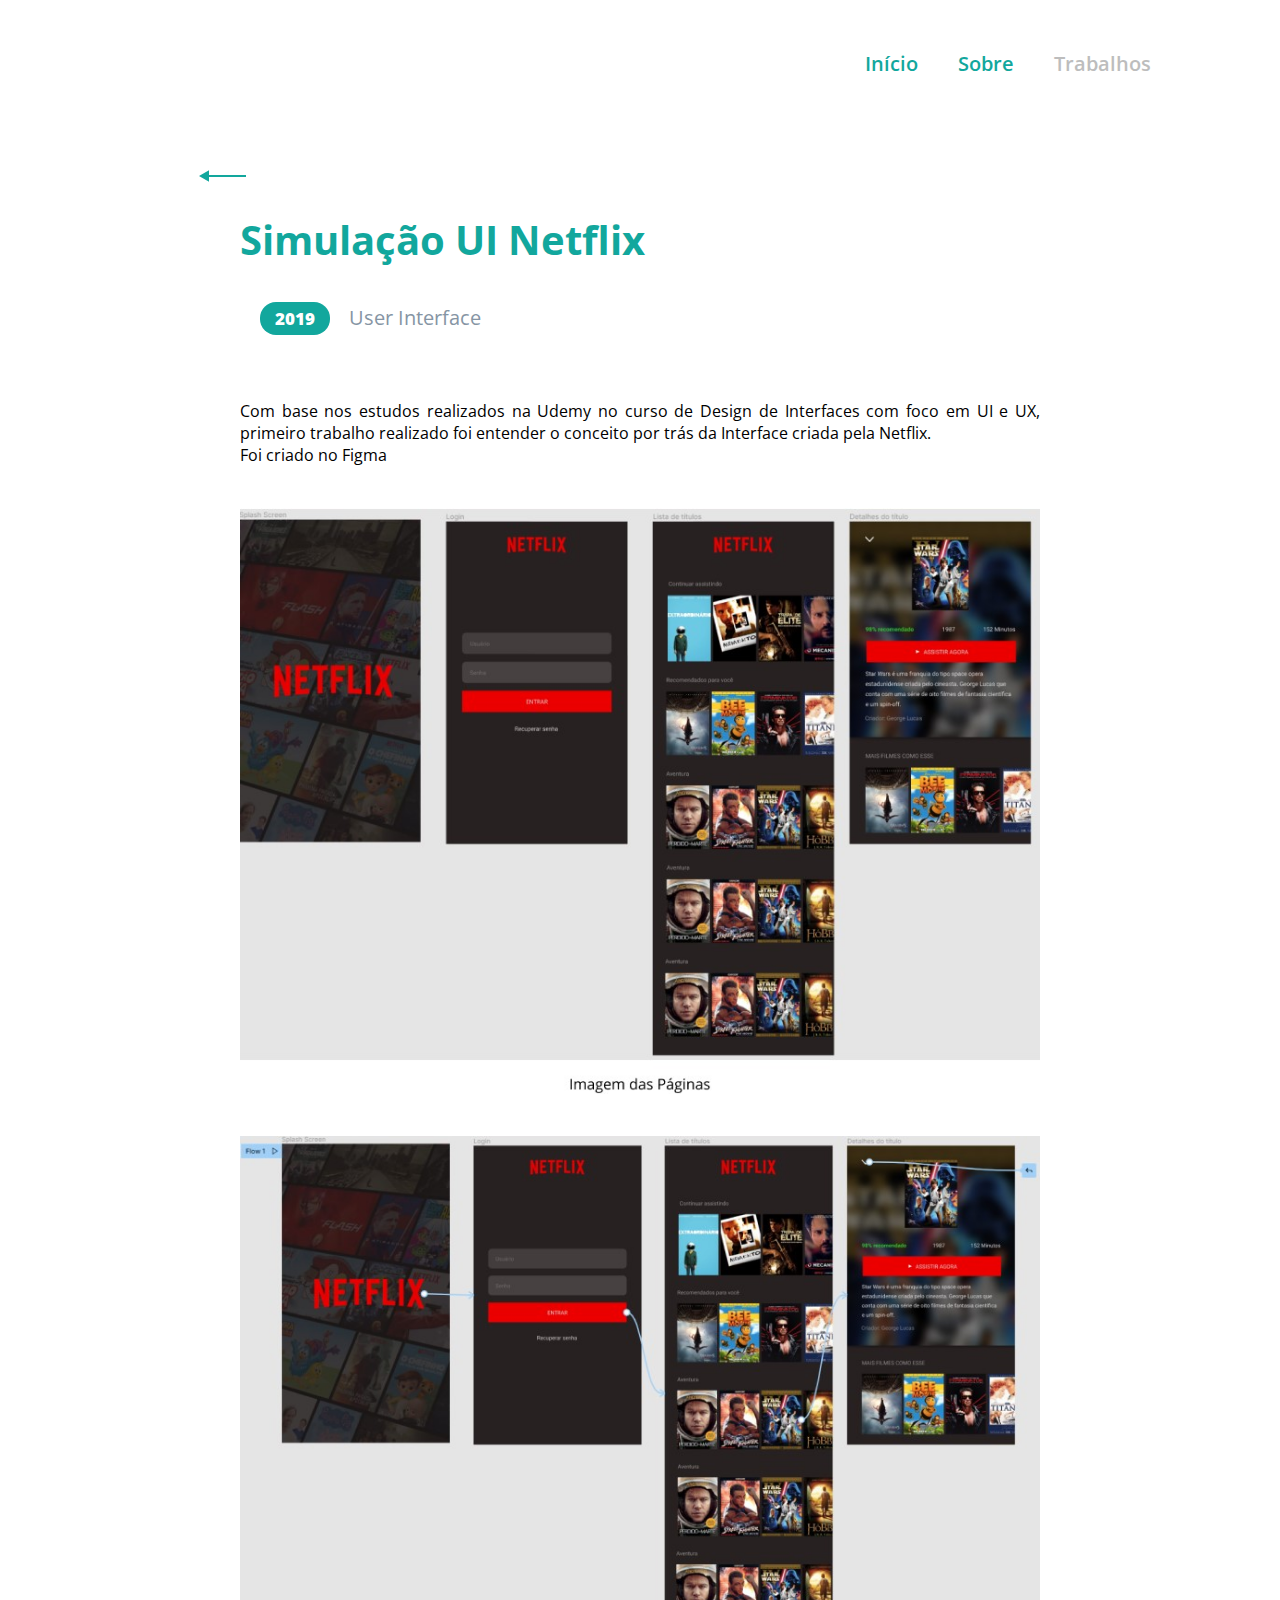
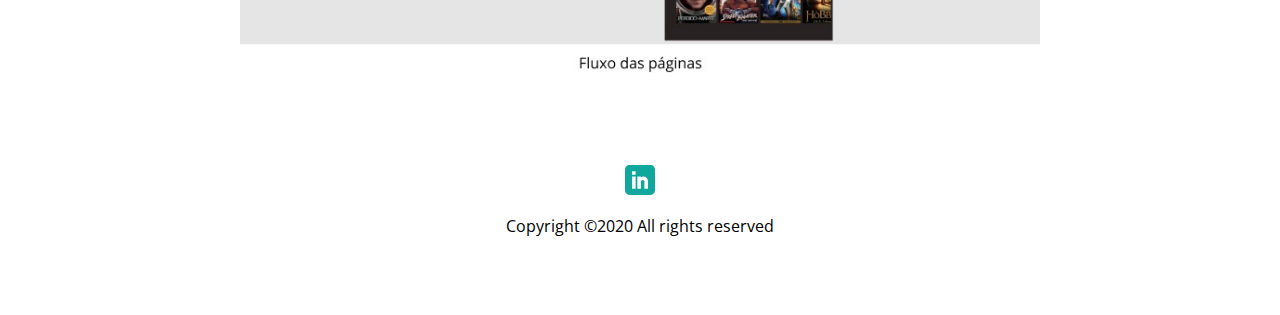
<file: simulacao-ui-netflix.html>
<html>

<head>
    <title>Portfólio Luiza Amaro Cordeiro</title>
    <link rel="preconnect" href="https://fonts.googleapis.com">
    <link rel="preconnect" href="https://fonts.gstatic.com" crossorigin>
    <link
        href="https://fonts.googleapis.com/css2?family=Open+Sans:ital,wght@0,300;0,400;0,500;0,600;0,700;0,800;1,300;1,400;1,500;1,600;1,700;1,800&display=swap"
        rel="stylesheet">
    <link rel="stylesheet" href="estilo.css" />
</head>

<body>
    <nav>
        <div class="wrapper">
            <a href="index.html">Início</a>
            <a href="sobre.html">Sobre</a>
            <a href="trabalhos.html" class="selected">Trabalhos</a>

        </div>


    </nav>

    <section class="meio">
        <div class="wrapper">
            <a href="javascript:history.back()">
                <svg class="seta" href="trabalhos.html" width="47" height="12" fill="none"
                    xmlns="http://www.w3.org/2000/svg">
                    <path fill-rule="evenodd" clip-rule="evenodd" d="M10 11.7735L0 6L10 0.226501V5H47V7H10V11.7735Z"
                        fill="#12A79D" />
                </svg>
            </a>

        </div>
        <div class="texto">

            <h1>Simulação UI Netflix</h1>
            <div class="descricao">
                <label class="tag">2019</label>
                <label>User Interface</label>
            </div>
        </div>
        <div class="texto">
            <p>Com base nos estudos realizados na Udemy no curso de Design de Interfaces com foco em UI e UX, primeiro
                trabalho realizado foi entender o conceito por trás da Interface criada pela Netflix.
                <br>
                Foi criado no Figma
            </p>
            <br>
            <p class="center">
                <img src="img/ip-uin.jpg" />
            </p>
            <br>
            <p class="center">
                <img src="img/fpg-uin.jpg" />
            </p>
            <br>
            
        </div>
    </section>
    <footer>
        <a href="https://www.linkedin.com/in/luiza-amaro-cordeiro-15569a180" target="_blank">
            <svg width="30" height="30" viewBox="0 0 30 30" fill="none" xmlns="http://www.w3.org/2000/svg">
                <path
                    d="M25.6055 0H4.39453C1.97159 0 0 1.97159 0 4.39453V25.6055C0 28.0284 1.97159 30 4.39453 30H25.6055C28.0284 30 30 28.0284 30 25.6055V4.39453C30 1.97159 28.0284 0 25.6055 0ZM10.6055 23.7891H7.08984V11.4844H10.6055V23.7891ZM10.6055 9.72656H7.08984V6.21094H10.6055V9.72656ZM22.9102 23.7891H19.3945V16.7578C19.3945 15.7887 18.6058 15 17.6367 15C16.6676 15 15.8789 15.7887 15.8789 16.7578V23.7891H12.3633V11.4844H15.8789V12.147C16.7999 11.8607 17.3982 11.4844 18.5156 11.4844C20.8999 11.4869 22.9102 13.6258 22.9102 16.1536V23.7891Z"
                    fill="#12A79D" />
            </svg>
        </a>
        <p>Copyright ©2020 All rights reserved </p>
    </footer>
</body>

</html>
</file>
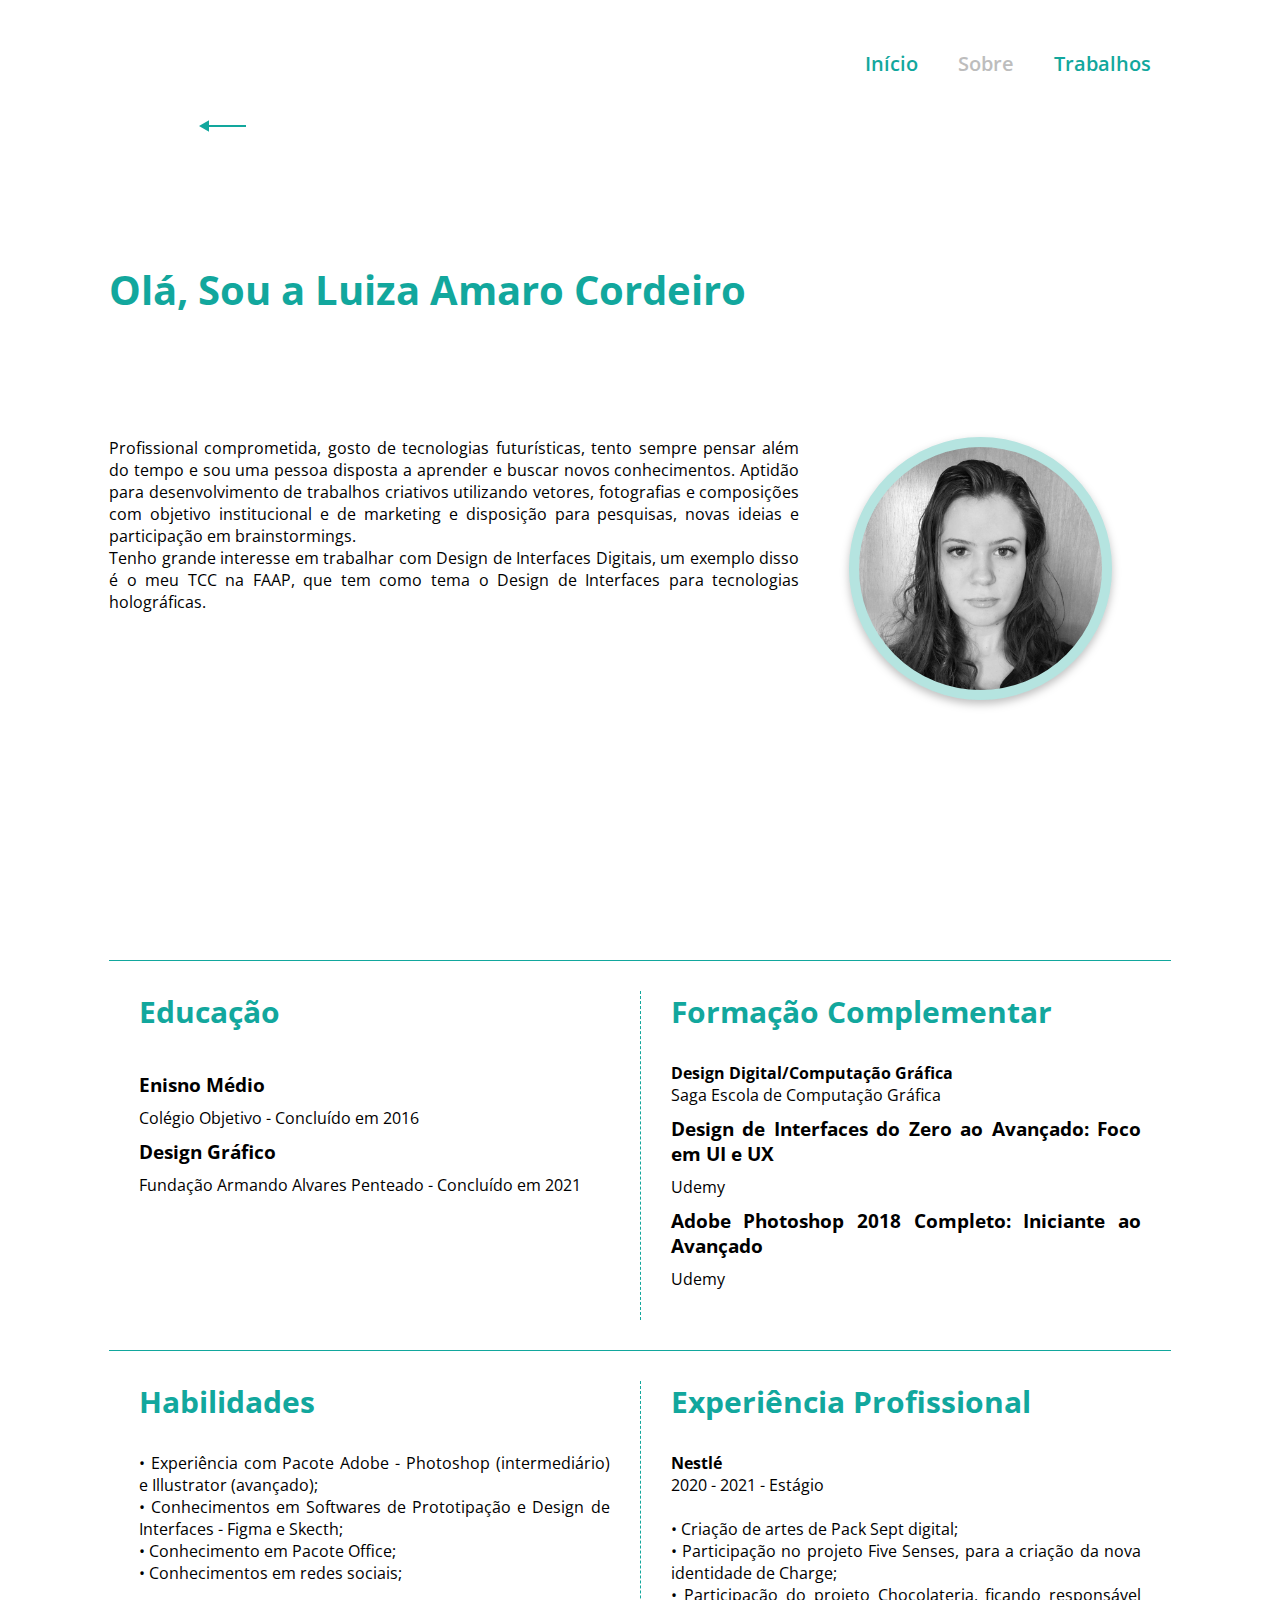
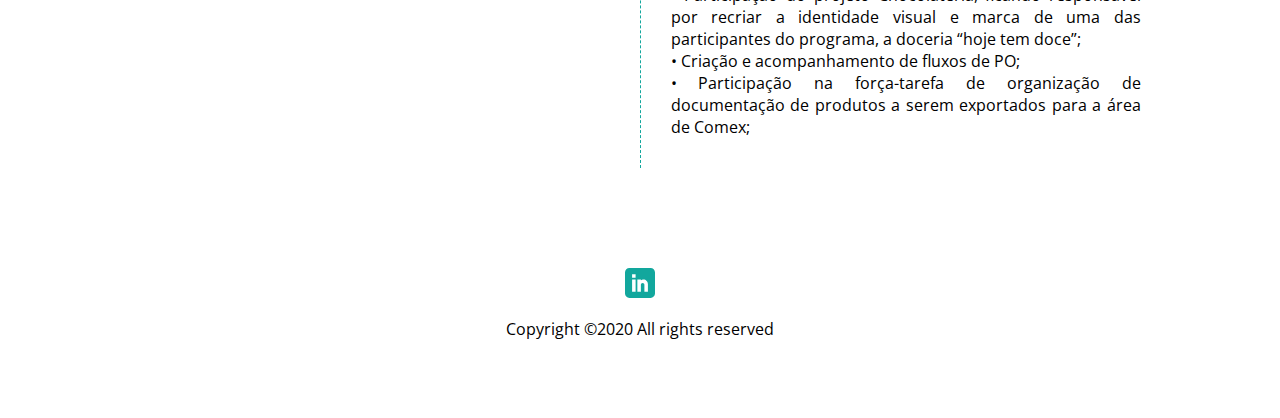
<file: sobre.html>
<html>

<head>
    <title>Portfólio Luiza Amaro Cordeiro - Sobre mim</title>
    <link rel="preconnect" href="https://fonts.googleapis.com">
    <link rel="preconnect" href="https://fonts.gstatic.com" crossorigin>
    <link
        href="https://fonts.googleapis.com/css2?family=Open+Sans:ital,wght@0,300;0,400;0,500;0,600;0,700;0,800;1,300;1,400;1,500;1,600;1,700;1,800&display=swap"
        rel="stylesheet">
    <link rel="stylesheet" href="estilo.css" />
</head>

<body>
    <nav>
        <div class="wrapper">

            <a href="index.html">Início</a>
            <a href="sobre.html" class="selected">Sobre</a>
            <a href="trabalhos.html">Trabalhos</a>
        </div>
    </nav>
    <header class="cabecalho">
        <div class="wrapper">
            <a href="javascript:history.back()">
                <svg class="seta" href="trabalhos.html" width="47" height="12" fill="none"
                    xmlns="http://www.w3.org/2000/svg">
                    <path fill-rule="evenodd" clip-rule="evenodd" d="M10 11.7735L0 6L10 0.226501V5H47V7H10V11.7735Z"
                        fill="#12A79D" />
                </svg>
            </a>
        </div>
        <div class="wrapper">
            <h1 class="titulo-principal">Olá, Sou a Luiza Amaro Cordeiro</h1>
        </div>
        <div class="wrapper">

            <div class="esquerda">
                <a class="foto-perfil mobile">Luiza</a>
                <p class="texto-destaque">Profissional comprometida, gosto de tecnologias futurísticas, tento sempre
                    pensar além do tempo e sou uma pessoa disposta a aprender e buscar novos conhecimentos.
                    Aptidão para desenvolvimento de trabalhos criativos utilizando vetores, fotografias e composições
                    com objetivo institucional e de marketing e disposição para pesquisas, novas ideias e participação
                    em brainstormings.<br>Tenho grande interesse em trabalhar com Design de Interfaces Digitais, um
                    exemplo disso é o meu TCC na FAAP, que tem como tema o Design de Interfaces para tecnologias
                    holográficas.<br></p>
            </div>
            <div class="direita">
                <a class="foto-perfil desktop">Luiza</a>
            </div>

        </div>
    </header>
    <section class="meio">
        <div class="wrapper info">
            <div class="esquerda">
                <h2>Educação</h2>
                <ul>
                    <li>
                        <h3>Enisno Médio</h3>
                        <p>Colégio Objetivo - Concluído em 2016</p>
                    </li>
                    <li>
                        <h3>Design Gráfico</h3>
                        <p>Fundação Armando Alvares Penteado - Concluído em 2021</p>
                    </li>
                </ul>
            </div>
            <div class="direita">
                <h2>Formação Complementar</h2>
                <ul>
                    <li>
                        <p><strong>Design Digital/Computação Gráfica</strong></p>
                        <p>Saga Escola de Computação Gráfica</p>
                    </li>
                    <li>
                        <h3>Design de Interfaces do Zero ao Avançado: Foco em UI e UX</h3>
                        <p>Udemy</p>
                    </li>
                    <li>
                        <h3>Adobe Photoshop 2018 Completo: Iniciante ao Avançado</h3>
                        <p>Udemy</p>
                    </li>
                </ul>
            </div>
        </div>
        <div class="wrapper info">
            <div class="esquerda">
                <h2>Habilidades</h2>
                <ul>
                    <li>
                        <p>• Experiência com Pacote Adobe - Photoshop (intermediário) e Illustrator (avançado);</p>
                    </li>
                    <li>
                        <p>• Conhecimentos em Softwares de Prototipação e Design de Interfaces - Figma e Skecth;</p>
                    </li>
                    <li>
                        <p>• Conhecimento em Pacote Office;</p>
                    </li>
                    <li>
                        <p>• Conhecimentos em redes sociais;</p>
                    </li>
                </ul>
            </div>
            <div class="direita">
                <h2>Experiência Profissional</h2>
                <ul>
                    <li>
                        <p><strong>Nestlé</strong></p>
                        <p>2020 - 2021 - Estágio</p>
                    </li>
                    <br>
                    <li>
                        <p>• Criação de artes de Pack Sept digital;</p>
                    </li>
                    <li>
                        <p>• Participação no projeto Five Senses, para a criação da nova identidade de Charge;</p>
                    </li>
                    <li>
                        <p>• Participação do projeto Chocolateria, ficando responsável por recriar a identidade visual e
                            marca de uma das participantes do programa, a doceria “hoje tem doce”;</p>
                    </li>
                    <li>
                        <p>• Criação e acompanhamento de fluxos de PO;</p>
                    </li>
                    <li>
                        <p>• Participação na força-tarefa de organização de documentação de produtos a serem exportados
                            para a área de Comex;</p>
                    </li>
                </ul>
            </div>
        </div>
        <div class="wrapper">

        </div>
    </section>
    <footer>
        <a href="https://www.linkedin.com/in/luiza-amaro-cordeiro-15569a180" target="_blank">
            <svg width="30" height="30" viewBox="0 0 30 30" fill="none" xmlns="http://www.w3.org/2000/svg">
                <path
                    d="M25.6055 0H4.39453C1.97159 0 0 1.97159 0 4.39453V25.6055C0 28.0284 1.97159 30 4.39453 30H25.6055C28.0284 30 30 28.0284 30 25.6055V4.39453C30 1.97159 28.0284 0 25.6055 0ZM10.6055 23.7891H7.08984V11.4844H10.6055V23.7891ZM10.6055 9.72656H7.08984V6.21094H10.6055V9.72656ZM22.9102 23.7891H19.3945V16.7578C19.3945 15.7887 18.6058 15 17.6367 15C16.6676 15 15.8789 15.7887 15.8789 16.7578V23.7891H12.3633V11.4844H15.8789V12.147C16.7999 11.8607 17.3982 11.4844 18.5156 11.4844C20.8999 11.4869 22.9102 13.6258 22.9102 16.1536V23.7891Z"
                    fill="#12A79D" />
            </svg>
        </a>
        <p>Copyright ©2020 All rights reserved </p>
    </footer>
</body>

</html>
</file>
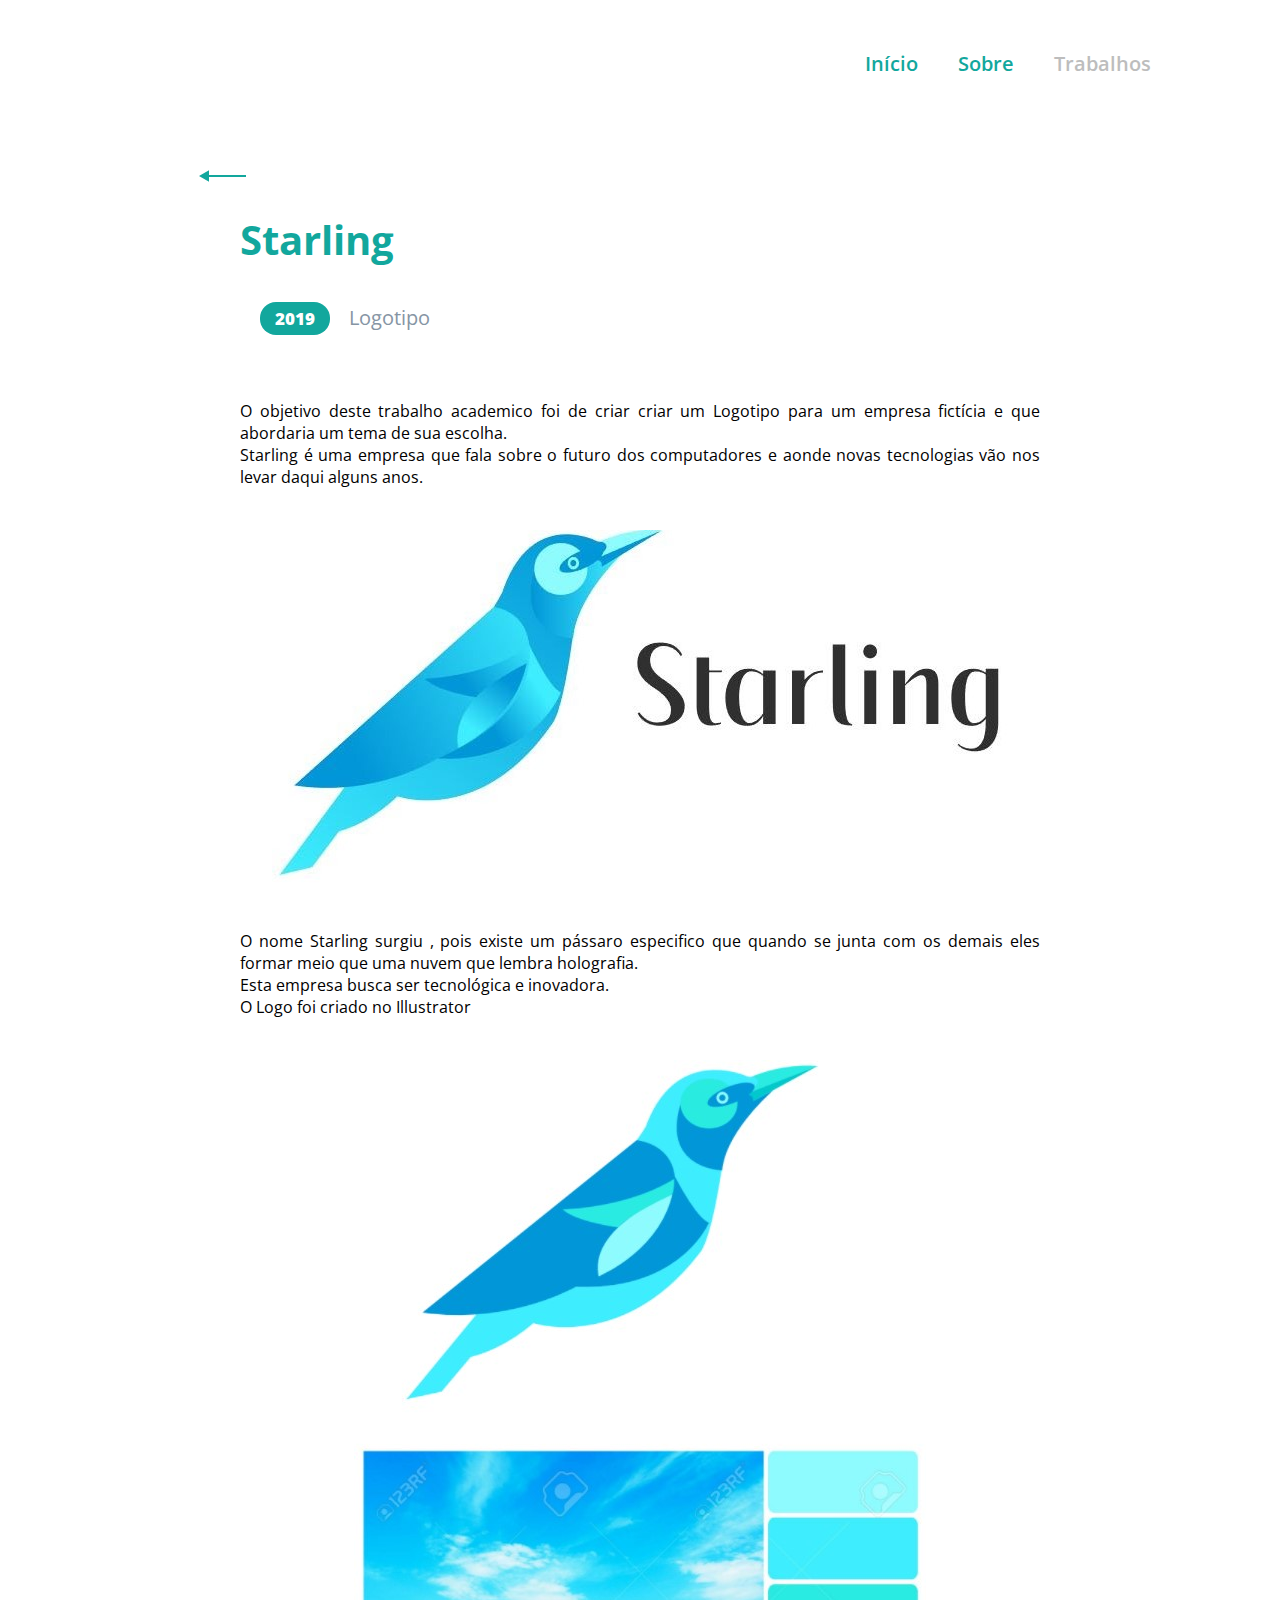
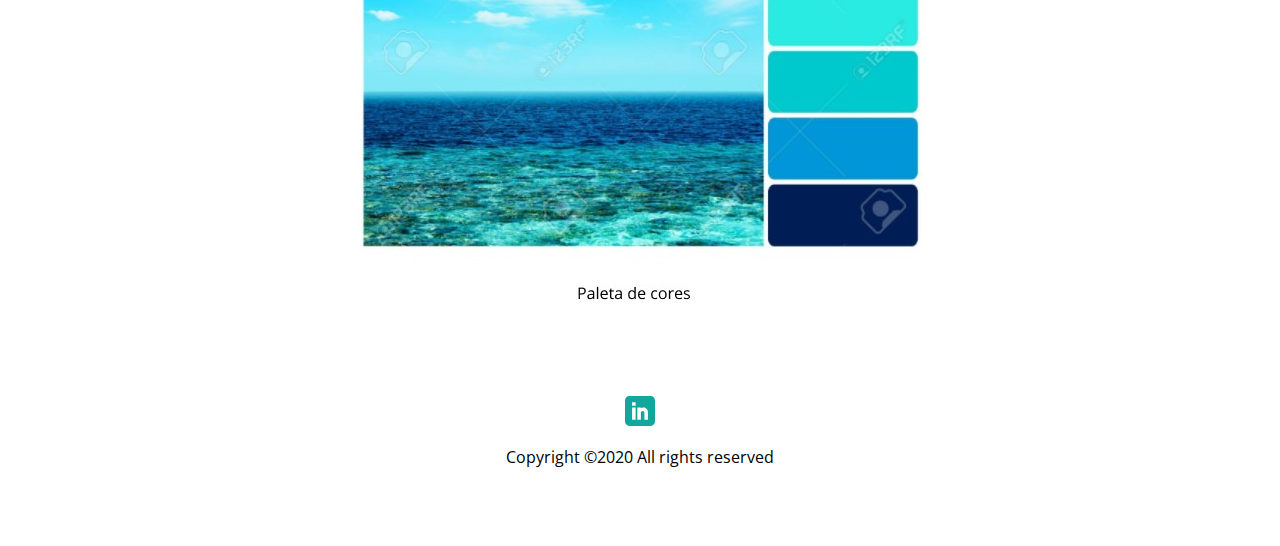
<file: starling.html>
<html>

<head>
    <title>Portfólio Luiza Amaro Cordeiro</title>
    <link rel="preconnect" href="https://fonts.googleapis.com">
    <link rel="preconnect" href="https://fonts.gstatic.com" crossorigin>
    <link
        href="https://fonts.googleapis.com/css2?family=Open+Sans:ital,wght@0,300;0,400;0,500;0,600;0,700;0,800;1,300;1,400;1,500;1,600;1,700;1,800&display=swap"
        rel="stylesheet">
    <link rel="stylesheet" href="estilo.css" />
</head>

<body>
    <nav>
        <div class="wrapper">
            <a href="index.html">Início</a>
            <a href="sobre.html">Sobre</a>
            <a href="trabalhos.html" class="selected">Trabalhos</a>

        </div>


    </nav>

    <section class="meio">
        <div class="wrapper">
            <a href="javascript:history.back()">
                <svg class="seta" href="trabalhos.html" width="47" height="12" fill="none"
                    xmlns="http://www.w3.org/2000/svg">
                    <path fill-rule="evenodd" clip-rule="evenodd" d="M10 11.7735L0 6L10 0.226501V5H47V7H10V11.7735Z"
                        fill="#12A79D" />
                </svg>
            </a>

        </div>
        <div class="texto">

            <h1>Starling</h1>
            <div class="descricao">
                <label class="tag">2019</label>
                <label>Logotipo</label>
            </div>
        </div>
        <div class="texto">
            <p>O objetivo deste trabalho academico foi de criar criar um Logotipo para um empresa fictícia e que
                abordaria um tema de sua escolha.
                <br>
                Starling é uma empresa que fala sobre o futuro dos computadores e aonde novas tecnologias vão nos levar
                daqui alguns anos.
            </p>
            <br>
            <p class="center">
                <img src="img/l-starling.jpg " />
            </p>
            <br>
            <p>O nome Starling surgiu , pois existe um pássaro especifico que quando se junta com os demais eles formar
                meio que uma nuvem que lembra holografia.
                <br>
                Esta empresa busca ser tecnológica e inovadora.
                <br>
                O Logo foi criado no Illustrator
            </p>
            <br>
            <p class="center">
                <img src="img/pc-starling.jpg" />
            </p>
            <br>
        </div>
    </section>
    <footer>
        <a href="https://www.linkedin.com/in/luiza-amaro-cordeiro-15569a180" target="_blank">
            <svg width="30" height="30" viewBox="0 0 30 30" fill="none" xmlns="http://www.w3.org/2000/svg">
                <path
                    d="M25.6055 0H4.39453C1.97159 0 0 1.97159 0 4.39453V25.6055C0 28.0284 1.97159 30 4.39453 30H25.6055C28.0284 30 30 28.0284 30 25.6055V4.39453C30 1.97159 28.0284 0 25.6055 0ZM10.6055 23.7891H7.08984V11.4844H10.6055V23.7891ZM10.6055 9.72656H7.08984V6.21094H10.6055V9.72656ZM22.9102 23.7891H19.3945V16.7578C19.3945 15.7887 18.6058 15 17.6367 15C16.6676 15 15.8789 15.7887 15.8789 16.7578V23.7891H12.3633V11.4844H15.8789V12.147C16.7999 11.8607 17.3982 11.4844 18.5156 11.4844C20.8999 11.4869 22.9102 13.6258 22.9102 16.1536V23.7891Z"
                    fill="#12A79D" />
            </svg>
        </a>
        <p>Copyright ©2020 All rights reserved </p>
    </footer>
</body>

</html>
</file>
<file: estilo.css>
*{
    margin:0;
    padding:0;
}
a{
    text-decoration: none;
}
ul{
    list-style-type: none;
    padding: 30px 0;
}
li{
    display:flex;
    align-items: center;
    border-bottom: 1px solid #E0E0E0;
}
body{
    background-color:#fff;
    font-family: 'Open Sans';
    font-style: normal;
    font-weight: 400;
    font-size: 16px;
    color: #000;
    text-align: justify;
}
h1{
    font-size:40px;
    color: #12A79D;
    text-align:left;
}
.titulo-principal{
    margin:100px 0;
    display: block;
}
.btn{
    color:#fff;
    padding:20px 50px;
    display:inline-block;
    background:#12A79D;
    border-radius: 2px;
    margin:50px 0;
    font-family: 'Open Sans';
    font-style: normal;
    font-weight: 600;
    font-size: 20px;
    line-height: 27px;
}
.btn:hover{
    border:5px solid #ccc;
}
.cabecalho{
    min-height: 90%;
    background-color:#fff;
}
.foto-perfil{
    width: 243px;
    height: 243px;
    background:url('img/perfil.jpeg'); 
    background-size: 100%;
    display: inline-block;
    border-style: solid;
    border-color: #B5E4E0;
    border-width: 10px;
    border-radius: 243px;
    filter: drop-shadow(0px 4px 4px rgba(0, 0, 0, 0.25));
    text-indent: -5000px;
    background-position: 8px -8px;
    margin: 0 50px;
    
}
.wrapper{
    width:1062px;
    display: flex;
    margin: 0 auto;

    padding:10px 90px;
}
.info{
    border-top: 1px solid #12A79D;
    padding:30px 0;
}
.cabecalho .esquerda{
    width: 65%;
    display:inline-block;
}
.cabecalho .direita{
    width:30%;
    display:inline-block;
    text-align: center;
}
.meio{
    background-color:#fff;
    padding:50px 0;
}
.meio .esquerda, .meio .direita{
    padding: 0 30px;
    width: 50%;
}
.meio .direita{
    border-left:1px dashed #12A79D;
}
.esquerda li, .direita li{
    display:block;
    border-bottom:none;
}
.trabalhos{
    color: #12A79D;
    font-family: 'Open Sans';
    font-style: normal;
    font-weight: bold;
    font-size: 36px;
    padding: 10px 0;
}
h3{
    margin:10px 0;
}
h2{
    font-family: 'Open Sans';
    font-style: normal;
    font-weight: bold;
    font-size: 30px;
    line-height: 41px;
    color: #12A79D;
}
h3 a{
    font-family: 'Open Sans';
    font-style: normal;
    font-weight: bold;
    font-size: 30px;
    line-height: 41px;
    color: #12A79D;
} 
.texto{
    display:block;
    margin: 0 auto;
    padding:10px 90px;
    width:800px;
}
.texto img{
    max-width: 800px;
}
.texto p{
    margin: 10px 0;
}
.center{
    text-align: center;
}
.tag{
    font-weight: 800;
    font-size: 17px;
    color:#fff; 
    display:inline-block;
    background:#12A79D;
    border-radius: 16px;
     
}
label{
    font-weight: normal;
    font-size: 20px;
    color: #8695A4;
    padding:5px 15px ;
    margin:10px 0;   
}
.intro{
    font-family: 'Open Sans';
    font-style: normal;
    font-weight: normal;
    font-size: 16px;
    color:#000;
    margin:10px 0;    
}
.seta{
    margin: 0 auto;
padding:10px 90px;
width:1062px;
}
.miniatura{
    width:200px;
    height: 200px;
    background-position: center;
    background-size: cover;
    flex: none;
}
.miniatura img{
    max-width: 200px;
    max-height: 200px;
   

}
.descricao{
    margin: 25px 20px;
}

.mobile{
    display:none;
}
.desktop{
    display:block;
}
nav{
    background-color:#fff;
    height:100px;
}
nav .wrapper{
    justify-content: flex-end;
}
nav a{
    font-family: 'Open Sans';
    font-style: normal;
    font-weight: 600;
    font-size: 20px;
    text-align: right;
    color:#12A79D;
    margin: 40px 20px;
    display:inline-block;
}
.selected{
    color: #BDBDBD;
}
.fixed{
    position:fixed;
    top:0;
    left:0;
    width:100%;
    background:#eee;
    z-index:1000;
}
footer{
    background-color:#fff;
    height:150px;
    text-align:center;
}
footer p{
    margin:20px 0;
}

@media screen and (max-width: 900px) {
    .wrapper{
        display:block;
        max-width: 800px;
        width:auto;

    }
    .direita{
        display:block;
    }
    .mobile{
        display: block;
        margin: 50px 0;
    }
    .desktop{
        display:none;
    }
    .texto{
        max-width:500px;
    }
    .texto img{
        max-width: 500px;
    }
}
</file>
